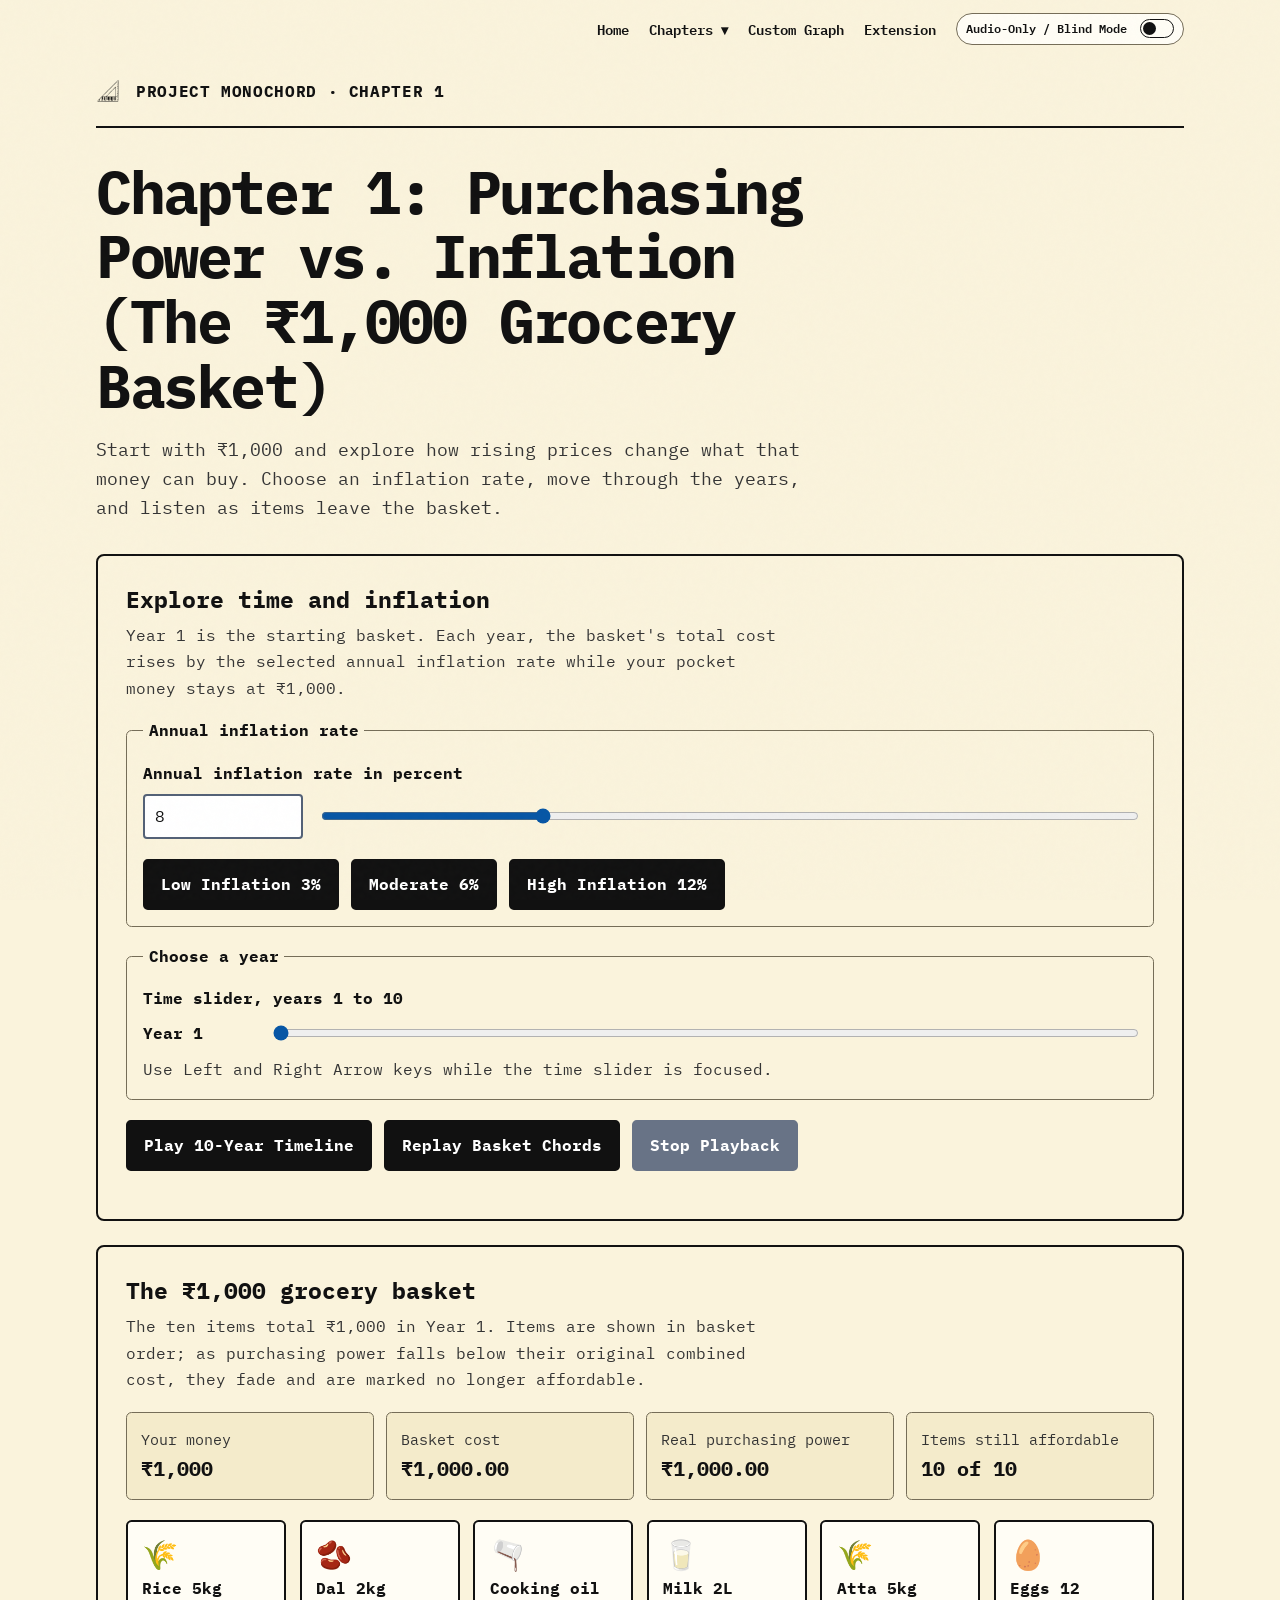
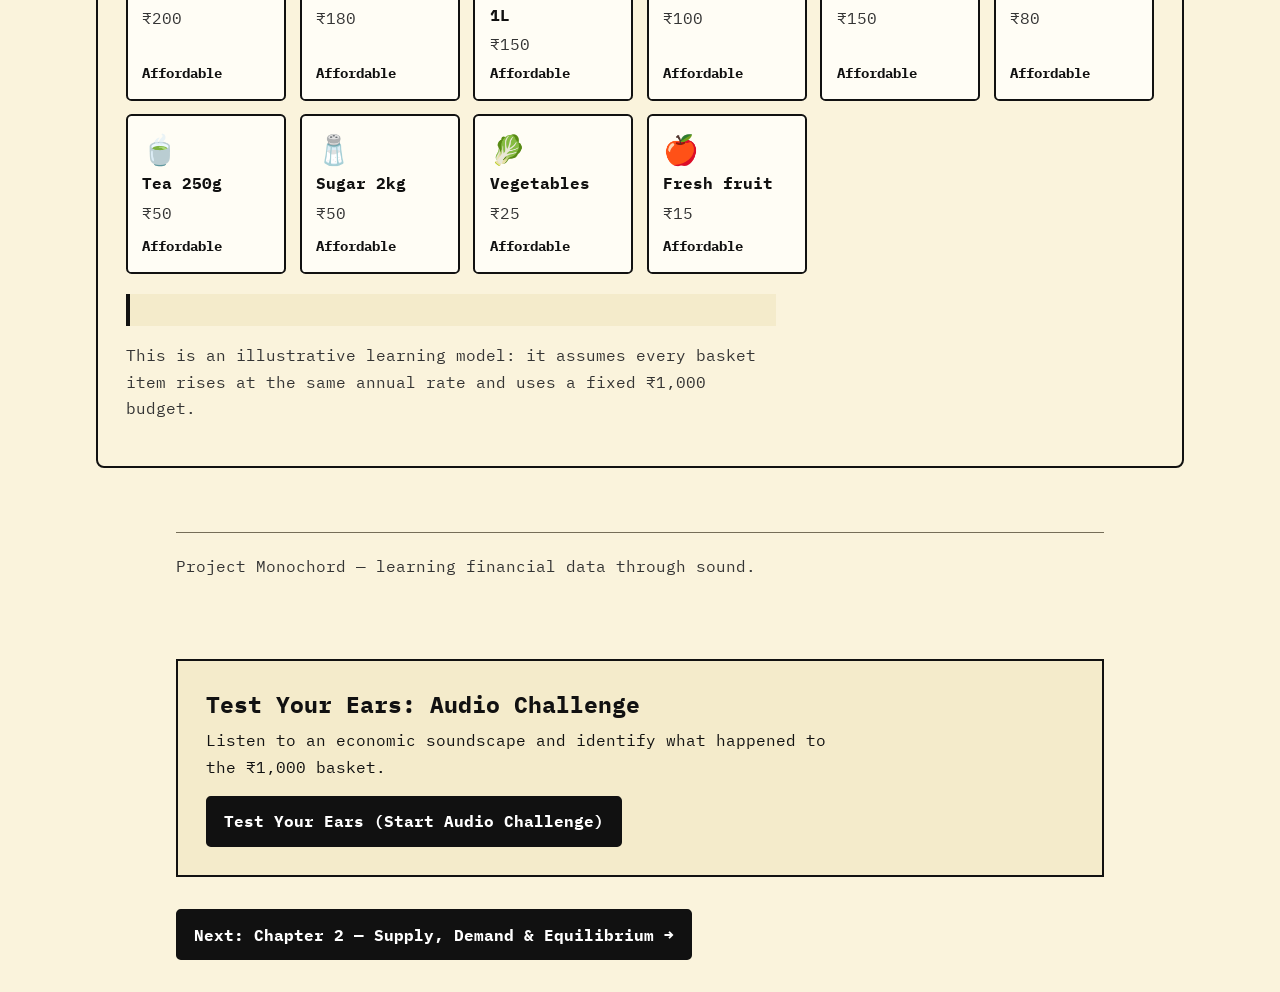
<file: chapter1.html>
<!doctype html>
<html lang="en">
  <head>
    <meta charset="utf-8">
    <meta name="viewport" content="width=device-width, initial-scale=1">
    <meta name="theme-color" content="#FAF3DC">
    <link rel="icon" type="image/jpeg" href="./logo.jpeg">
    <title>Chapter 1: Purchasing Power vs. Inflation | Project Monochord</title>
    <link rel="preconnect" href="https://fonts.googleapis.com">
    <link rel="preconnect" href="https://fonts.gstatic.com" crossorigin>
    <link
      href="https://fonts.googleapis.com/css2?family=IBM+Plex+Mono:wght@400;500;600;700&display=swap"
      rel="stylesheet"
    >
    <link rel="stylesheet" href="style.css">
  </head>
  <body class="chapter-page">
    <a class="skip-link" href="#main-content">Skip to lesson</a>

    <nav id="site-navigation" class="site-nav" aria-label="Main navigation">
      <ul class="site-nav-links">
        <li><a href="index.html">Home</a></li>
        <li>
          <details>
            <summary>Chapters ▾</summary>
            <ul>
              <li><a href="chapter1.html" aria-current="page">Chapter 1: Inflation</a></li>
              <li><a href="chapter2.html">Chapter 2: Supply &amp; Demand</a></li>
              <li><a href="chapter3.html">Chapter 3: Currency</a></li>
            </ul>
          </details>
        </li>
        <li><a href="studio.html">Custom Graph</a></li>
        <li><a href="extension.html">Extension</a></li>
      </ul>
      <div class="site-nav-switch">
        <button
          id="audio-mode-toggle"
          class="audio-mode-toggle"
          type="button"
          role="switch"
          aria-checked="false"
          aria-label="Audio-Only / Blind Mode"
        >
          <span>Audio-Only / Blind Mode</span>
          <span class="switch-track" aria-hidden="true"><span class="switch-thumb"></span></span>
        </button>
        <p id="audio-mode-status" class="audio-mode-status" role="status" aria-live="polite"></p>
      </div>
    </nav>

    <header class="site-header">
      <img class="header-logo" src="./logo.jpeg" alt="" width="28" height="28">
      <p class="wordmark">PROJECT MONOCHORD · CHAPTER 1</p>
    </header>

    <main id="main-content" tabindex="-1">
      <section aria-labelledby="page-title">
        <h1 id="page-title">Chapter 1: Purchasing Power vs. Inflation (The ₹1,000 Grocery Basket)</h1>
        <p class="intro">
          Start with ₹1,000 and explore how rising prices change what that
          money can buy. Choose an inflation rate, move through the years,
          and listen as items leave the basket.
        </p>
      </section>

      <section class="panel" aria-labelledby="controls-title">
        <h2 id="controls-title">Explore time and inflation</h2>
        <p class="help-text">
          Year 1 is the starting basket. Each year, the basket's total cost
          rises by the selected annual inflation rate while your pocket money
          stays at ₹1,000.
        </p>

        <fieldset class="variable-controls">
          <legend>Annual inflation rate</legend>
          <label for="inflation-number">Annual inflation rate in percent</label>
          <div class="paired-control">
            <input
              id="inflation-number"
              type="number"
              min="0"
              max="30"
              step="0.1"
              value="8"
              inputmode="decimal"
            >
            <input
              id="inflation-range"
              type="range"
              min="0"
              max="30"
              step="0.1"
              value="8"
              aria-label="Annual inflation rate slider, percent"
            >
          </div>
          <div class="controls inflation-presets" role="group" aria-label="Inflation rate presets">
            <button type="button" data-rate="3">Low Inflation 3%</button>
            <button type="button" data-rate="6">Moderate 6%</button>
            <button type="button" data-rate="12">High Inflation 12%</button>
          </div>
        </fieldset>

        <fieldset class="variable-controls">
          <legend>Choose a year</legend>
          <label for="year-slider">Time slider, years 1 to 10</label>
          <div class="paired-control year-control">
            <output id="year-output" for="year-slider">Year 1</output>
            <input
              id="year-slider"
              type="range"
              min="1"
              max="10"
              step="1"
              value="1"
              aria-describedby="year-help"
            >
          </div>
          <p id="year-help" class="help-text">
            Use Left and Right Arrow keys while the time slider is focused.
          </p>
        </fieldset>

        <div class="controls" role="group" aria-label="Basket sound controls">
          <button id="play-timeline" type="button">Play 10-Year Timeline</button>
          <button id="replay-melody" type="button">Replay Basket Chords</button>
          <button id="stop-playback" type="button" disabled>Stop Playback</button>
        </div>
      </section>

      <section class="panel" aria-labelledby="basket-title">
        <h2 id="basket-title">The ₹1,000 grocery basket</h2>
        <p id="basket-instructions" class="help-text">
          The ten items total ₹1,000 in Year 1. Items are shown in basket
          order; as purchasing power falls below their original combined
          cost, they fade and are marked no longer affordable.
        </p>

        <div class="basket-summary" aria-label="Basket values">
          <p><span>Your money</span><strong>₹1,000</strong></p>
          <p><span>Basket cost</span><strong id="basket-cost"></strong></p>
          <p><span>Real purchasing power</span><strong id="purchasing-power"></strong></p>
          <p><span>Items still affordable</span><strong id="item-count"></strong></p>
        </div>

        <ul id="basket-items" class="grocery-grid" aria-label="Grocery items in the Year 1 basket">
          <li class="grocery-card" data-item="Rice 5kg" data-price="200">
            <span class="grocery-icon" aria-hidden="true">🌾</span>
            <span class="grocery-name">Rice 5kg</span>
            <span class="grocery-price">₹200</span>
            <span class="grocery-state">Affordable</span>
          </li>
          <li class="grocery-card" data-item="Dal 2kg" data-price="180">
            <span class="grocery-icon" aria-hidden="true">🫘</span>
            <span class="grocery-name">Dal 2kg</span>
            <span class="grocery-price">₹180</span>
            <span class="grocery-state">Affordable</span>
          </li>
          <li class="grocery-card" data-item="Cooking oil 1L" data-price="150">
            <span class="grocery-icon" aria-hidden="true">🫗</span>
            <span class="grocery-name">Cooking oil 1L</span>
            <span class="grocery-price">₹150</span>
            <span class="grocery-state">Affordable</span>
          </li>
          <li class="grocery-card" data-item="Milk 2L" data-price="100">
            <span class="grocery-icon" aria-hidden="true">🥛</span>
            <span class="grocery-name">Milk 2L</span>
            <span class="grocery-price">₹100</span>
            <span class="grocery-state">Affordable</span>
          </li>
          <li class="grocery-card" data-item="Atta 5kg" data-price="150">
            <span class="grocery-icon" aria-hidden="true">🌾</span>
            <span class="grocery-name">Atta 5kg</span>
            <span class="grocery-price">₹150</span>
            <span class="grocery-state">Affordable</span>
          </li>
          <li class="grocery-card" data-item="Eggs 12" data-price="80">
            <span class="grocery-icon" aria-hidden="true">🥚</span>
            <span class="grocery-name">Eggs 12</span>
            <span class="grocery-price">₹80</span>
            <span class="grocery-state">Affordable</span>
          </li>
          <li class="grocery-card" data-item="Tea 250g" data-price="50">
            <span class="grocery-icon" aria-hidden="true">🍵</span>
            <span class="grocery-name">Tea 250g</span>
            <span class="grocery-price">₹50</span>
            <span class="grocery-state">Affordable</span>
          </li>
          <li class="grocery-card" data-item="Sugar 2kg" data-price="50">
            <span class="grocery-icon" aria-hidden="true">🧂</span>
            <span class="grocery-name">Sugar 2kg</span>
            <span class="grocery-price">₹50</span>
            <span class="grocery-state">Affordable</span>
          </li>
          <li class="grocery-card" data-item="Vegetables" data-price="25">
            <span class="grocery-icon" aria-hidden="true">🥬</span>
            <span class="grocery-name">Vegetables</span>
            <span class="grocery-price">₹25</span>
            <span class="grocery-state">Affordable</span>
          </li>
          <li class="grocery-card" data-item="Fresh fruit" data-price="15">
            <span class="grocery-icon" aria-hidden="true">🍎</span>
            <span class="grocery-name">Fresh fruit</span>
            <span class="grocery-price">₹15</span>
            <span class="grocery-state">Affordable</span>
          </li>
        </ul>

        <p id="basket-announcement" class="status basket-announcement" role="status" aria-live="polite" aria-atomic="true"></p>
        <p class="help-text">
          This is an illustrative learning model: it assumes every basket
          item rises at the same annual rate and uses a fixed ₹1,000 budget.
        </p>
      </section>
    </main>

    <footer class="site-footer">
      <p>Project Monochord — learning financial data through sound.</p>
    </footer>

    <section class="ears-challenge" id="audio-challenge" data-challenge="inflation" aria-labelledby="challenge-title">
      <h2 id="challenge-title">Test Your Ears: Audio Challenge</h2>
      <p>Listen to an economic soundscape and identify what happened to the ₹1,000 basket.</p>
      <button id="challenge-start" type="button">Test Your Ears (Start Audio Challenge)</button>
      <div id="challenge-panel" hidden>
        <h3 id="challenge-question" class="challenge-prompt" tabindex="-1">What happened to the ₹1,000 basket?</h3>
        <p id="challenge-audio-status" class="status" role="status" aria-live="polite">Listen to the full 3-second soundscape before choosing.</p>
        <div id="challenge-answers" class="challenge-answers" role="group" aria-label="Answer choices"></div>
        <div class="controls">
          <button id="challenge-replay" type="button">Replay Soundscape</button>
          <button id="challenge-another" type="button" hidden>Try Another Soundscape</button>
          <button id="challenge-exit" type="button">Exit Challenge &amp; Show Visuals</button>
        </div>
        <p id="challenge-feedback" class="challenge-feedback" role="status" aria-live="assertive" aria-atomic="true" hidden></p>
        <p id="challenge-score" class="challenge-score" aria-live="polite">Score: 0 correct out of 0 answered.</p>
      </div>
    </section>

    <nav class="lesson-navigation" aria-label="Chapter navigation">
      <a class="navigation-button" href="chapter2.html">Next: Chapter 2 — Supply, Demand &amp; Equilibrium →</a>
    </nav>

    <script>
      (() => {
        "use strict";

        const BASE_BUDGET = 1000;
        const MIN_RATE = 0;
        const MAX_RATE = 30;
        const MAX_YEARS = 10;
        const YEAR_CHORDS = [
          [[261.63, 329.63, 392], [196, 246.94, 293.66], [174.61, 220, 261.63]],
          [[246.94, 293.66, 369.99]],
          [[220, 261.63, 329.63]],
          [[196, 233.08, 293.66]],
          [[174.61, 207.65, 261.63]],
          [[164.81, 196, 246.94]],
          [[146.83, 174.61, 220]],
          [[130.81, 155.56, 196]],
          [[116.54, 138.59, 164.81]],
          [[98, 116.54]]
        ];
        const items = [...document.querySelectorAll(".grocery-card")].map((card) => ({
          card,
          name: card.dataset.item,
          price: Number(card.dataset.price),
          state: card.querySelector(".grocery-state")
        }));
        const inflationNumber = document.querySelector("#inflation-number");
        const inflationRange = document.querySelector("#inflation-range");
        const yearSlider = document.querySelector("#year-slider");
        const yearOutput = document.querySelector("#year-output");
        const basketCost = document.querySelector("#basket-cost");
        const purchasingPower = document.querySelector("#purchasing-power");
        const itemCount = document.querySelector("#item-count");
        const announcement = document.querySelector("#basket-announcement");
        const playTimelineButton = document.querySelector("#play-timeline");
        const replayButton = document.querySelector("#replay-melody");
        const stopButton = document.querySelector("#stop-playback");

        let selectedYear = 1;
        let previousAffordable = new Set(items.map((item) => item.name));
        let audioContext;
        let oscillators = [];
        let playbackToken = 0;

        const formatRupees = (value) => `₹${value.toLocaleString("en-IN", {
          minimumFractionDigits: 2,
          maximumFractionDigits: 2
        })}`;
        const inflationRate = () => Number(inflationNumber.value) / 100;

        function basketState(year) {
          const rate = inflationRate();
          const inflationMultiplier = Math.pow(1 + rate, year - 1);
          const cost = BASE_BUDGET * inflationMultiplier;
          const realPower = BASE_BUDGET / inflationMultiplier;
          let cumulativeCost = 0;
          const affordable = new Set();
          for (const item of items) {
            cumulativeCost += item.price;
            if (cumulativeCost <= realPower + 1e-8) affordable.add(item.name);
          }
          return { cost, realPower, affordable };
        }

        function updateBasket(announce = true) {
          const { cost, realPower, affordable } = basketState(selectedYear);
          const disappeared = items
            .filter((item) => previousAffordable.has(item.name) && !affordable.has(item.name))
            .map((item) => item.name);

          yearOutput.value = `Year ${selectedYear}`;
          yearOutput.textContent = `Year ${selectedYear}`;
          basketCost.textContent = formatRupees(cost);
          purchasingPower.textContent = formatRupees(realPower);
          itemCount.textContent = `${affordable.size} of ${items.length}`;

          items.forEach((item) => {
            const isAffordable = affordable.has(item.name);
            item.card.classList.toggle("is-unaffordable", !isAffordable);
            item.card.setAttribute(
              "aria-label",
              `${item.name}, Year 1 price ${formatRupees(item.price)}. ${isAffordable ? "Affordable" : "No longer affordable"} at Year ${selectedYear}.`
            );
            item.state.textContent = isAffordable ? "Affordable" : "No longer affordable";
          });

          if (announce) {
            const rateText = `${(inflationRate() * 100).toFixed(1)} percent`;
            const disappearanceText = disappeared.length
              ? ` Items just disappeared from the basket: ${disappeared.join(", ")}.`
              : " No item disappeared from the basket in this step.";
            announcement.textContent =
              `Year ${selectedYear}. Annual inflation rate ${rateText}. Real purchasing power ${formatRupees(realPower)}. ${affordable.size} of 10 items remain affordable.${disappearanceText}`;
          }
          previousAffordable = affordable;
        }

        function stopSounds() {
          const now = audioContext?.currentTime ?? 0;
          for (const voice of oscillators) {
            voice.envelope.gain.cancelScheduledValues(now);
            voice.envelope.gain.setValueAtTime(voice.envelope.gain.value, now);
            voice.envelope.gain.linearRampToValueAtTime(0, now + 0.07);
            try {
              voice.oscillator.stop(now + 0.085);
            } catch (error) {
              if (error.name !== "InvalidStateError") throw error;
            }
          }
          oscillators = [];
        }

        function stopPlayback(message = "Playback stopped.") {
          playbackToken += 1;
          stopSounds();
          playTimelineButton.disabled = false;
          playTimelineButton.textContent = "Play 10-Year Timeline";
          replayButton.disabled = false;
          stopButton.disabled = true;
          if (message) announcement.textContent = message;
        }

        function playChord(frequencies, duration, token) {
          if (token !== playbackToken) return Promise.resolve();
          const start = audioContext.currentTime + 0.015;
          let voicesRemaining = frequencies.length * 2;
          return new Promise((resolve) => {
            const onVoiceEnded = (voice) => {
              oscillators = oscillators.filter((active) => active !== voice);
              voicesRemaining -= 1;
              if (voicesRemaining === 0) resolve();
            };

            frequencies.forEach((frequency) => {
              for (const [waveform, volume] of [["triangle", 0.026], ["sine", 0.018]]) {
                const oscillator = audioContext.createOscillator();
                const envelope = audioContext.createGain();
                const voice = { oscillator, envelope };
                oscillator.type = waveform;
                oscillator.frequency.setValueAtTime(frequency, start);
                envelope.gain.setValueAtTime(0, start);
                envelope.gain.linearRampToValueAtTime(volume, start + 0.07);
                envelope.gain.setValueAtTime(volume, start + duration - 0.14);
                envelope.gain.exponentialRampToValueAtTime(0.0001, start + duration);
                oscillator.connect(envelope);
                envelope.connect(audioContext.destination);
                oscillator.addEventListener("ended", () => onVoiceEnded(voice), { once: true });
                oscillator.start(start);
                oscillator.stop(start + duration + 0.015);
                oscillators.push(voice);
              }
            });
          });
        }

        async function prepareAudio() {
          if (!window.AudioContext) {
            announcement.textContent = "Audio is not supported in this browser. The basket and values remain available.";
            return false;
          }
          try {
            audioContext ??= new AudioContext();
            await audioContext.resume();
            return true;
          } catch (error) {
            announcement.textContent = "Audio could not be started. Check browser audio settings and try again.";
            console.error("Could not start grocery basket audio.", error);
            return false;
          }
        }

        async function playBasketChords(year, token) {
          if (!await prepareAudio() || token !== playbackToken) return;
          stopSounds();
          const chords = YEAR_CHORDS[year - 1];
          const duration = Math.min(0.48 + (year - 1) * 0.065, 1.05);
          const gap = 0.09 + (year - 1) * 0.025;
          for (const [index, frequencies] of chords.entries()) {
            if (token !== playbackToken) return;
            await playChord(frequencies, duration, token);
            if (index < chords.length - 1) {
              await new Promise((resolve) => window.setTimeout(resolve, gap * 1000));
            }
          }
        }

        async function playTimeline() {
          stopPlayback("");
          const token = playbackToken;
          if (!await prepareAudio() || token !== playbackToken) return;
          playTimelineButton.disabled = true;
          playTimelineButton.textContent = "Timeline Playing";
          replayButton.disabled = true;
          stopButton.disabled = false;
          for (let year = 1; year <= MAX_YEARS; year += 1) {
            if (token !== playbackToken) return;
            selectedYear = year;
            yearSlider.value = String(year);
            updateBasket(true);
            await playBasketChords(year, token);
            if (token !== playbackToken) return;
            if (year < MAX_YEARS) {
              await new Promise((resolve) => window.setTimeout(resolve, 200 + year * 65));
            }
          }
          if (token === playbackToken) stopPlayback("10-year timeline complete.");
        }

        function setInflation(value) {
          const parsed = Number(value);
          if (!Number.isFinite(parsed) || parsed < MIN_RATE || parsed > MAX_RATE) return;
          const rate = Math.round(parsed * 10) / 10;
          inflationNumber.value = String(rate);
          inflationRange.value = String(rate);
          stopPlayback("");
          updateBasket(true);
          void playBasketChords(selectedYear, playbackToken);
        }

        inflationNumber.addEventListener("input", () => {
          if (inflationNumber.value !== "") setInflation(inflationNumber.value);
        });
        inflationRange.addEventListener("input", () => setInflation(inflationRange.value));
        inflationNumber.addEventListener("change", () => {
          if (inflationNumber.value === "" || !inflationNumber.validity.valid) {
            inflationNumber.value = inflationRange.value;
          }
        });
        yearSlider.addEventListener("input", () => {
          stopPlayback("");
          selectedYear = Number(yearSlider.value);
          updateBasket(true);
          void playBasketChords(selectedYear, playbackToken);
        });
        document.querySelectorAll("[data-rate]").forEach((button) => {
          button.addEventListener("click", () => setInflation(button.dataset.rate));
        });
        window.addEventListener("monochord:stop-audio", () => stopPlayback(""));
        window.addEventListener("monochord:audio-readout-start", () => {
          stopPlayback("");
          void prepareAudio();
        });
        window.addEventListener("monochord:audio-readout-complete", () => {
          void playBasketChords(selectedYear, playbackToken);
        });
        playTimelineButton.addEventListener("click", () => void playTimeline());
        replayButton.addEventListener("click", async () => {
          stopPlayback("");
          const token = playbackToken;
          stopButton.disabled = false;
          await playBasketChords(selectedYear, token);
          if (token === playbackToken) stopButton.disabled = true;
        });
        stopButton.addEventListener("click", () => stopPlayback());

        updateBasket(false);
      })();
    </script>
    <script src="audio-challenge.js"></script>
    <script src="audio-navigation.js"></script>
  </body>
</html>
</file>
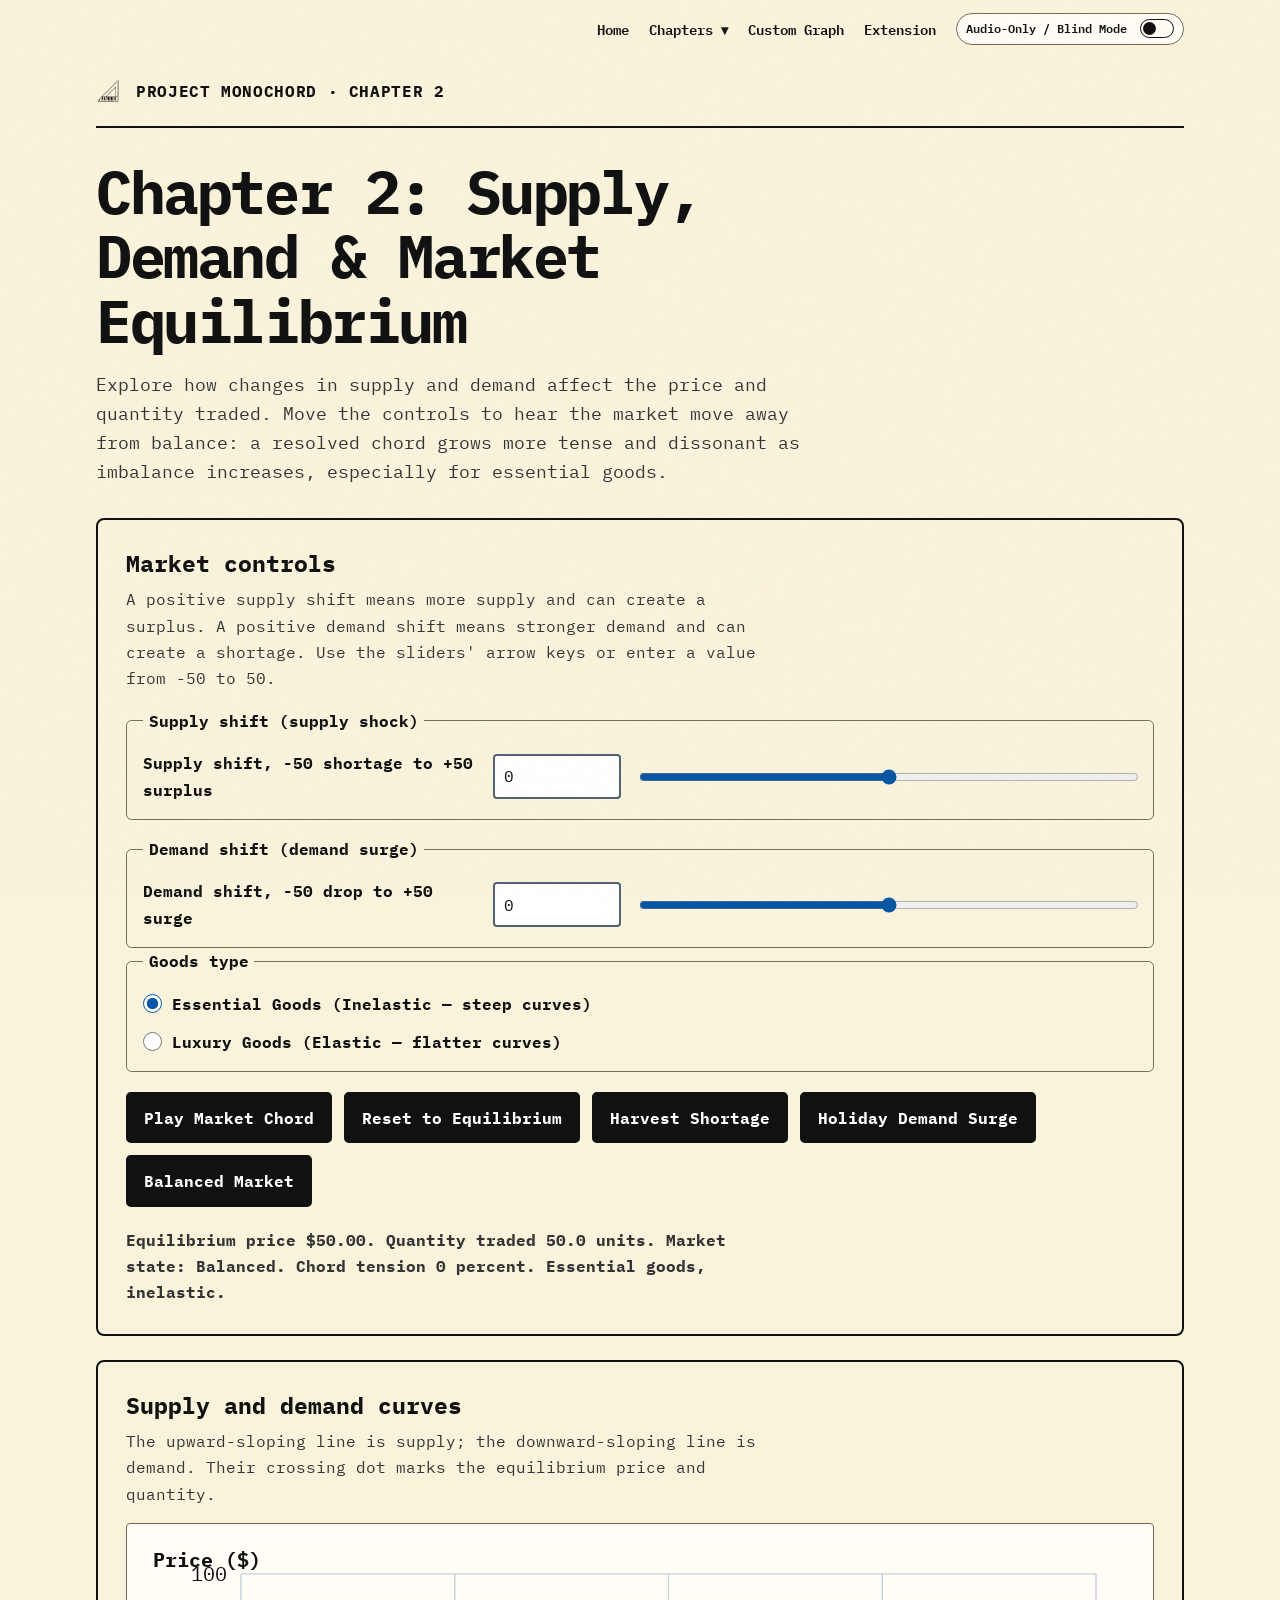
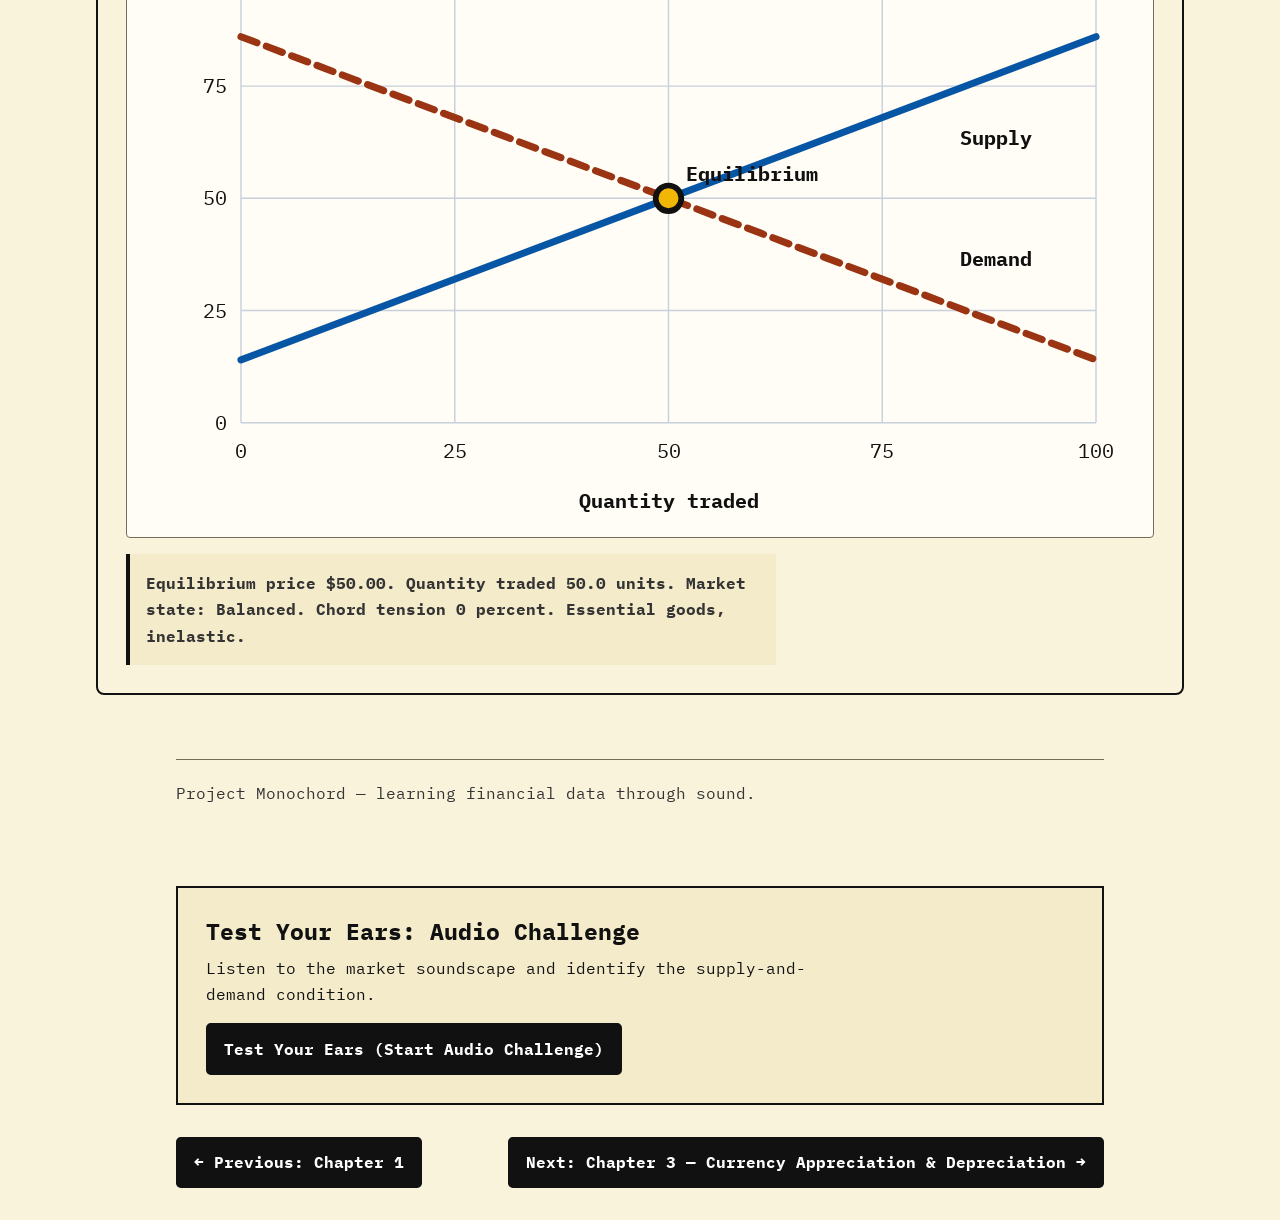
<file: chapter2.html>
<!doctype html>
<html lang="en">
  <head>
    <meta charset="utf-8">
    <meta name="viewport" content="width=device-width, initial-scale=1">
    <meta name="theme-color" content="#FAF3DC">
    <link rel="icon" type="image/jpeg" href="./logo.jpeg">
    <title>Chapter 2: Supply, Demand &amp; Market Equilibrium | Project Monochord</title>
    <link rel="preconnect" href="https://fonts.googleapis.com">
    <link rel="preconnect" href="https://fonts.gstatic.com" crossorigin>
    <link
      href="https://fonts.googleapis.com/css2?family=IBM+Plex+Mono:wght@400;500;600;700&display=swap"
      rel="stylesheet"
    >
    <link rel="stylesheet" href="style.css">
  </head>
  <body class="chapter-page">
    <a class="skip-link" href="#main-content">Skip to lesson</a>

    <nav id="site-navigation" class="site-nav" aria-label="Main navigation">
      <ul class="site-nav-links">
        <li><a href="index.html">Home</a></li>
        <li>
          <details>
            <summary>Chapters ▾</summary>
            <ul>
              <li><a href="chapter1.html">Chapter 1: Inflation</a></li>
              <li><a href="chapter2.html" aria-current="page">Chapter 2: Supply &amp; Demand</a></li>
              <li><a href="chapter3.html">Chapter 3: Currency</a></li>
            </ul>
          </details>
        </li>
        <li><a href="studio.html">Custom Graph</a></li>
        <li><a href="extension.html">Extension</a></li>
      </ul>
      <div class="site-nav-switch">
        <button
          id="audio-mode-toggle"
          class="audio-mode-toggle"
          type="button"
          role="switch"
          aria-checked="false"
          aria-label="Audio-Only / Blind Mode"
        >
          <span>Audio-Only / Blind Mode</span>
          <span class="switch-track" aria-hidden="true"><span class="switch-thumb"></span></span>
        </button>
        <p id="audio-mode-status" class="audio-mode-status" role="status" aria-live="polite"></p>
      </div>
    </nav>

    <header class="site-header">
      <img class="header-logo" src="./logo.jpeg" alt="" width="28" height="28">
      <p class="wordmark">PROJECT MONOCHORD · CHAPTER 2</p>
    </header>

    <main id="main-content" tabindex="-1">
      <section aria-labelledby="page-title">
        <h1 id="page-title">Chapter 2: Supply, Demand &amp; Market Equilibrium</h1>
        <p class="intro">
          Explore how changes in supply and demand affect the price and
          quantity traded. Move the controls to hear the market move away from
          balance: a resolved chord grows more tense and dissonant as imbalance
          increases, especially for essential goods.
        </p>
      </section>

      <section class="panel" aria-labelledby="controls-title">
        <h2 id="controls-title">Market controls</h2>
        <p class="help-text">
          A positive supply shift means more supply and can create a surplus.
          A positive demand shift means stronger demand and can create a
          shortage. Use the sliders' arrow keys or enter a value from -50 to 50.
        </p>

        <fieldset class="market-control">
          <legend>Supply shift (supply shock)</legend>
          <div class="market-paired-control">
            <label for="supply-number">Supply shift, -50 shortage to +50 surplus</label>
            <input id="supply-number" type="number" min="-50" max="50" step="1" value="0">
            <input id="supply-range" type="range" min="-50" max="50" step="1" value="0" aria-label="Supply shift slider, minus 50 to plus 50">
          </div>
        </fieldset>

        <fieldset class="market-control">
          <legend>Demand shift (demand surge)</legend>
          <div class="market-paired-control">
            <label for="demand-number">Demand shift, -50 drop to +50 surge</label>
            <input id="demand-number" type="number" min="-50" max="50" step="1" value="0">
            <input id="demand-range" type="range" min="-50" max="50" step="1" value="0" aria-label="Demand shift slider, minus 50 to plus 50">
          </div>
        </fieldset>

        <fieldset class="mode-options">
          <legend>Goods type</legend>
          <label>
            <input type="radio" name="goods-type" value="essential" checked>
            Essential Goods (Inelastic — steep curves)
          </label>
          <label>
            <input type="radio" name="goods-type" value="luxury">
            Luxury Goods (Elastic — flatter curves)
          </label>
        </fieldset>

        <div class="controls" role="group" aria-label="Market sound and scenario controls">
          <button id="tone-toggle" type="button" aria-pressed="false">Play Market Chord</button>
          <button id="reset-market" type="button">Reset to Equilibrium</button>
          <button id="harvest-preset" type="button">Harvest Shortage</button>
          <button id="holiday-preset" type="button">Holiday Demand Surge</button>
          <button id="balanced-preset" type="button">Balanced Market</button>
        </div>
        <p id="market-status" class="status" role="status" aria-live="polite" aria-atomic="true"></p>
      </section>

      <section class="panel" aria-labelledby="chart-title">
        <h2 id="chart-title">Supply and demand curves</h2>
        <p id="chart-help" class="help-text">
          The upward-sloping line is supply; the downward-sloping line is
          demand. Their crossing dot marks the equilibrium price and quantity.
        </p>
        <div class="market-chart-frame">
          <svg
            id="market-chart"
            class="market-chart"
            viewBox="0 0 720 430"
            role="img"
            aria-labelledby="chart-title"
            aria-describedby="chart-help chart-description"
          >
            <desc id="chart-description">Supply and demand intersect at the balanced market equilibrium.</desc>
            <g id="market-grid" aria-hidden="true"></g>
            <line id="supply-curve" class="supply-curve" x1="0" y1="0" x2="0" y2="0"></line>
            <line id="demand-curve" class="demand-curve" x1="0" y1="0" x2="0" y2="0"></line>
            <circle id="equilibrium-dot" class="equilibrium-dot" cx="0" cy="0" r="9"></circle>
            <g id="market-labels" aria-hidden="true"></g>
          </svg>
        </div>
        <p id="market-readout" class="market-readout"></p>
      </section>
    </main>

    <footer class="site-footer">
      <p>Project Monochord — learning financial data through sound.</p>
    </footer>

    <section class="ears-challenge" id="audio-challenge" data-challenge="market" aria-labelledby="challenge-title">
      <h2 id="challenge-title">Test Your Ears: Audio Challenge</h2>
      <p>Listen to the market soundscape and identify the supply-and-demand condition.</p>
      <button id="challenge-start" type="button">Test Your Ears (Start Audio Challenge)</button>
      <div id="challenge-panel" hidden>
        <h3 id="challenge-question" class="challenge-prompt" tabindex="-1">What market condition did you hear?</h3>
        <p id="challenge-audio-status" class="status" role="status" aria-live="polite">Listen to the full 3-second soundscape before choosing.</p>
        <div id="challenge-answers" class="challenge-answers" role="group" aria-label="Answer choices"></div>
        <div class="controls">
          <button id="challenge-replay" type="button">Replay Soundscape</button>
          <button id="challenge-another" type="button" hidden>Try Another Soundscape</button>
          <button id="challenge-exit" type="button">Exit Challenge &amp; Show Visuals</button>
        </div>
        <p id="challenge-feedback" class="challenge-feedback" role="status" aria-live="assertive" aria-atomic="true" hidden></p>
        <p id="challenge-score" class="challenge-score" aria-live="polite">Score: 0 correct out of 0 answered.</p>
      </div>
    </section>

    <nav class="lesson-navigation" aria-label="Chapter navigation">
      <a class="navigation-button" href="chapter1.html">← Previous: Chapter 1</a>
      <a class="navigation-button" href="chapter3.html">Next: Chapter 3 — Currency Appreciation &amp; Depreciation →</a>
    </nav>

    <script>
      (() => {
        "use strict";

        const BASE_PRICE = 50;
        const BASE_QUANTITY = 50;
        const SHIFT_SCALE = 0.6;
        const ESSENTIAL_SLOPE = 0.72;
        const LUXURY_SLOPE = 0.24;
        const RESOLVED_INTERVALS = [0, 7, 12, 16, 19, 24, 28, 31];
        const DISSONANT_INTERVALS = [0, 1, 6, 7, 13, 18, 24, 25];
        const supplyNumber = document.querySelector("#supply-number");
        const supplyRange = document.querySelector("#supply-range");
        const demandNumber = document.querySelector("#demand-number");
        const demandRange = document.querySelector("#demand-range");
        const toggleButton = document.querySelector("#tone-toggle");
        const status = document.querySelector("#market-status");
        const readout = document.querySelector("#market-readout");
        const chart = document.querySelector("#market-chart");
        const chartDescription = document.querySelector("#chart-description");
        const supplyCurve = document.querySelector("#supply-curve");
        const demandCurve = document.querySelector("#demand-curve");
        const equilibriumDot = document.querySelector("#equilibrium-dot");
        const grid = document.querySelector("#market-grid");
        const labels = document.querySelector("#market-labels");

        let audioContext;
        let chordVoices = [];
        let isPlaying = false;
        let announcementTimer;

        const goodsType = () => document.querySelector('input[name="goods-type"]:checked').value;
        const slope = () => goodsType() === "essential" ? ESSENTIAL_SLOPE : LUXURY_SLOPE;
        const curveName = () => goodsType() === "essential" ? "Essential goods, inelastic" : "Luxury goods, elastic";
        const formatMoney = (value) => `$${value.toFixed(2)}`;

        function market() {
          const supplyShift = Number(supplyNumber.value);
          const demandShift = Number(demandNumber.value);
          const steepness = slope();
          const equilibriumQuantity = BASE_QUANTITY + ((supplyShift + demandShift) * SHIFT_SCALE) / 2;
          const equilibriumPrice = BASE_PRICE + (steepness * SHIFT_SCALE * (demandShift - supplyShift)) / 2;
          const imbalance = demandShift - supplyShift;
          const state = imbalance > 0 ? "Shortage" : imbalance < 0 ? "Surplus" : "Balanced";
          const intensity = Math.min(
            1,
            (Math.abs(imbalance) / 50) * (goodsType() === "essential" ? 1.65 : 1)
          );
          return {
            supplyShift,
            demandShift,
            equilibriumQuantity,
            equilibriumPrice,
            state,
            intensity,
            slope: steepness
          };
        }

        function updateChart(data) {
          const plot = { left: 80, right: 680, top: 35, bottom: 350 };
          const xAt = (quantity) => plot.left + (quantity / 100) * (plot.right - plot.left);
          const yAt = (price) => plot.bottom - (price / 100) * (plot.bottom - plot.top);
          const supplyStartQ = 50 + data.supplyShift * SHIFT_SCALE;
          const demandStartQ = 50 + data.demandShift * SHIFT_SCALE;
          const supplyStartP = BASE_PRICE + data.slope * (0 - supplyStartQ);
          const supplyEndP = BASE_PRICE + data.slope * (100 - supplyStartQ);
          const demandStartP = BASE_PRICE - data.slope * (0 - demandStartQ);
          const demandEndP = BASE_PRICE - data.slope * (100 - demandStartQ);

          supplyCurve.setAttribute("x1", String(xAt(0)));
          supplyCurve.setAttribute("y1", String(yAt(supplyStartP)));
          supplyCurve.setAttribute("x2", String(xAt(100)));
          supplyCurve.setAttribute("y2", String(yAt(supplyEndP)));
          demandCurve.setAttribute("x1", String(xAt(0)));
          demandCurve.setAttribute("y1", String(yAt(demandStartP)));
          demandCurve.setAttribute("x2", String(xAt(100)));
          demandCurve.setAttribute("y2", String(yAt(demandEndP)));
          equilibriumDot.setAttribute("cx", String(xAt(data.equilibriumQuantity)));
          equilibriumDot.setAttribute("cy", String(yAt(data.equilibriumPrice)));

          const labelValues = [
            { text: "Price ($)", x: 18, y: 30, anchor: "start" },
            { text: "Quantity traded", x: 380, y: 410, anchor: "middle" },
            { text: "Supply", x: 610, y: 155, anchor: "middle" },
            { text: "Demand", x: 610, y: 240, anchor: "middle" },
            { text: "Equilibrium", x: xAt(data.equilibriumQuantity) + 12, y: yAt(data.equilibriumPrice) - 12, anchor: "start" }
          ];
          grid.replaceChildren();
          labels.replaceChildren();
          [0, 25, 50, 75, 100].forEach((value) => {
            grid.append(
              svgElement("line", { x1: plot.left, x2: plot.right, y1: yAt(value), y2: yAt(value), class: "market-grid-line" }),
              svgElement("line", { x1: xAt(value), x2: xAt(value), y1: plot.top, y2: plot.bottom, class: "market-grid-line" })
            );
            const priceLabel = svgElement("text", { x: plot.left - 10, y: yAt(value) + 5, "text-anchor": "end", class: "market-axis-label" });
            priceLabel.textContent = String(value);
            labels.append(priceLabel);
            const quantityLabel = svgElement("text", { x: xAt(value), y: plot.bottom + 25, "text-anchor": "middle", class: "market-axis-label" });
            quantityLabel.textContent = String(value);
            labels.append(quantityLabel);
          });
          labelValues.forEach((value) => {
            const text = svgElement("text", { x: value.x, y: value.y, "text-anchor": value.anchor, class: "market-curve-label" });
            text.textContent = value.text;
            labels.append(text);
          });

          chartDescription.textContent =
            `${curveName()}. Supply and demand intersect at equilibrium price ${formatMoney(data.equilibriumPrice)} and quantity ${data.equilibriumQuantity.toFixed(1)}. Market state: ${data.state}.`;
          chart.setAttribute("aria-label", `Supply and demand chart. ${chartDescription.textContent}`);
        }

        function svgElement(tag, attributes) {
          const element = document.createElementNS("http://www.w3.org/2000/svg", tag);
          for (const [name, value] of Object.entries(attributes)) element.setAttribute(name, String(value));
          return element;
        }

        function announce(data) {
          const text = `Equilibrium price ${formatMoney(data.equilibriumPrice)}. Quantity traded ${data.equilibriumQuantity.toFixed(1)} units. Market state: ${data.state}. Chord tension ${Math.round(data.intensity * 100)} percent. ${curveName()}.`;
          status.textContent = text;
          readout.textContent = text;
        }

        function intervalForVoice(index, intensity) {
          const resolved = RESOLVED_INTERVALS[index];
          const dissonant = DISSONANT_INTERVALS[index];
          return resolved + (dissonant - resolved) * intensity;
        }

        function updateOscillators(data) {
          if (!isPlaying || !audioContext || chordVoices.length === 0) return;
          const root = 130.81 * Math.pow(2, (data.equilibriumPrice - BASE_PRICE) / 60);
          const time = audioContext.currentTime;
          chordVoices.forEach((voice, index) => {
            const interval = intervalForVoice(index, data.intensity);
            const frequency = root * Math.pow(2, interval / 12);
            voice.sine.frequency.setTargetAtTime(frequency, time, 0.08);
            voice.triangle.frequency.setTargetAtTime(frequency, time, 0.08);
            voice.sineGain.gain.setTargetAtTime(0.009 + data.intensity * 0.004, time, 0.1);
            voice.triangleGain.gain.setTargetAtTime(0.004 + data.intensity * 0.008, time, 0.1);
          });
        }

        function refresh() {
          const data = market();
          updateChart(data);
          updateOscillators(data);
          window.clearTimeout(announcementTimer);
          announcementTimer = window.setTimeout(() => announce(data), 80);
        }

        async function startTone() {
          const startingVoices = [];
          try {
            if (!window.AudioContext) {
              status.textContent = "Audio is not supported in this browser.";
              return;
            }
            audioContext ??= new AudioContext();
            await audioContext.resume();
            if (isPlaying) return;
            const data = market();
            const now = audioContext.currentTime;
            const start = now + 0.02;
            const root = 130.81 * Math.pow(2, (data.equilibriumPrice - BASE_PRICE) / 60);
            RESOLVED_INTERVALS.forEach((_, index) => {
              const frequency = root * Math.pow(2, intervalForVoice(index, data.intensity) / 12);
              const sine = audioContext.createOscillator();
              const triangle = audioContext.createOscillator();
              const sineGain = audioContext.createGain();
              const triangleGain = audioContext.createGain();
              sine.type = "sine";
              triangle.type = "triangle";
              sine.frequency.setValueAtTime(frequency, start);
              triangle.frequency.setValueAtTime(frequency, start);
              sineGain.gain.setValueAtTime(0, start);
              triangleGain.gain.setValueAtTime(0, start);
              sineGain.gain.linearRampToValueAtTime(0.009 + data.intensity * 0.004, start + 0.22);
              triangleGain.gain.linearRampToValueAtTime(0.004 + data.intensity * 0.008, start + 0.22);
              sine.connect(sineGain);
              triangle.connect(triangleGain);
              sineGain.connect(audioContext.destination);
              triangleGain.connect(audioContext.destination);
              sine.start(start);
              triangle.start(start);
              startingVoices.push({ sine, triangle, sineGain, triangleGain });
            });
            chordVoices = startingVoices;
            isPlaying = true;
            toggleButton.setAttribute("aria-pressed", "true");
            toggleButton.textContent = "Hold Market Chord";
            announce(data);
          } catch (error) {
            startingVoices.forEach((voice) => {
              for (const oscillator of [voice.sine, voice.triangle]) {
                try {
                  oscillator.stop();
                } catch (stopError) {
                  if (stopError.name !== "InvalidStateError") throw stopError;
                }
              }
            });
            chordVoices = [];
            isPlaying = false;
            toggleButton.setAttribute("aria-pressed", "false");
            toggleButton.textContent = "Play Market Chord";
            status.textContent = "Audio could not be played. Check your browser audio settings and try again.";
            console.error("Could not start the market chord.", error);
          }
        }

        function holdTone() {
          if (audioContext && isPlaying && chordVoices.length) {
            const heldVoices = chordVoices;
            const now = audioContext.currentTime;
            const stopAt = now + 0.2;
            heldVoices.forEach((voice) => {
              for (const gain of [voice.sineGain, voice.triangleGain]) {
                gain.gain.cancelScheduledValues(now);
                gain.gain.setValueAtTime(gain.gain.value, now);
                gain.gain.linearRampToValueAtTime(0, stopAt);
              }
              for (const oscillator of [voice.sine, voice.triangle]) {
                try {
                  oscillator.stop(stopAt + 0.02);
                } catch (stopError) {
                  if (stopError.name !== "InvalidStateError") throw stopError;
                }
              }
            });
            chordVoices = [];
          }
          isPlaying = false;
          toggleButton.setAttribute("aria-pressed", "false");
          toggleButton.textContent = "Play Market Chord";
        }

        async function playMarketReadoutChord() {
          try {
            if (!window.AudioContext) {
              status.textContent = "Audio is not supported in this browser.";
              return;
            }
            audioContext ??= new AudioContext();
            await audioContext.resume();
            const data = market();
            const root = 130.81 * Math.pow(2, (data.equilibriumPrice - BASE_PRICE) / 60);
            const start = audioContext.currentTime + 0.02;
            const duration = 1.25;
            RESOLVED_INTERVALS.forEach((_, index) => {
              const frequency = root * Math.pow(2, intervalForVoice(index, data.intensity) / 12);
              for (const [waveform, volume] of [["sine", 0.012], ["triangle", 0.009]]) {
                const oscillator = audioContext.createOscillator();
                const gain = audioContext.createGain();
                oscillator.type = waveform;
                oscillator.frequency.setValueAtTime(frequency, start);
                gain.gain.setValueAtTime(0, start);
                gain.gain.linearRampToValueAtTime(volume, start + 0.12);
                gain.gain.setValueAtTime(volume, start + duration - 0.16);
                gain.gain.linearRampToValueAtTime(0.0001, start + duration);
                oscillator.connect(gain);
                gain.connect(audioContext.destination);
                oscillator.start(start);
                oscillator.stop(start + duration + 0.02);
              }
            });
          } catch (error) {
            status.textContent = "The market chord could not be played. Check browser audio settings and try again.";
            console.error("Could not play the spoken market readout chord.", error);
          }
        }

        function setShift(numberInput, rangeInput, rawValue) {
          if (rawValue === "") return;
          const value = Number(rawValue);
          if (!Number.isFinite(value) || value < -50 || value > 50) return;
          const integerValue = Math.round(value);
          numberInput.value = String(integerValue);
          rangeInput.value = String(integerValue);
          refresh();
        }

        function bindShift(numberInput, rangeInput) {
          numberInput.addEventListener("input", () => setShift(numberInput, rangeInput, numberInput.value));
          rangeInput.addEventListener("input", () => setShift(numberInput, rangeInput, rangeInput.value));
          numberInput.addEventListener("change", () => {
            if (!numberInput.validity.valid || numberInput.value === "") {
              numberInput.value = rangeInput.value;
            }
          });
        }

        bindShift(supplyNumber, supplyRange);
        bindShift(demandNumber, demandRange);

        document.querySelectorAll('input[name="goods-type"]').forEach((radio) => {
          radio.addEventListener("change", () => refresh());
        });

        window.addEventListener("monochord:stop-audio", () => holdTone());
        window.addEventListener("monochord:audio-readout-start", () => {
          holdTone();
          try {
            if (!window.AudioContext) return;
            audioContext ??= new AudioContext();
            void audioContext.resume();
          } catch (error) {
            status.textContent = "Audio could not be prepared for the spoken market readout.";
            console.error("Could not prepare market audio for speech.", error);
          }
        });
        window.addEventListener("monochord:audio-readout-complete", () => {
          void playMarketReadoutChord();
        });
        toggleButton.addEventListener("click", () => {
          if (isPlaying) holdTone();
          else void startTone();
        });

        function setScenario(supply, demand) {
          supplyNumber.value = String(supply);
          supplyRange.value = String(supply);
          demandNumber.value = String(demand);
          demandRange.value = String(demand);
          refresh();
        }

        document.querySelector("#harvest-preset").addEventListener("click", () => setScenario(-28, 0));
        document.querySelector("#holiday-preset").addEventListener("click", () => setScenario(0, 30));
        document.querySelector("#balanced-preset").addEventListener("click", () => setScenario(0, 0));
        document.querySelector("#reset-market").addEventListener("click", () => {
          holdTone();
          document.querySelector('input[name="goods-type"][value="essential"]').checked = true;
          setScenario(0, 0);
        });

        grid.setAttribute("aria-hidden", "true");
        refresh();
      })();
    </script>
    <script src="audio-challenge.js"></script>
    <script src="audio-navigation.js"></script>
  </body>
</html>
</file>
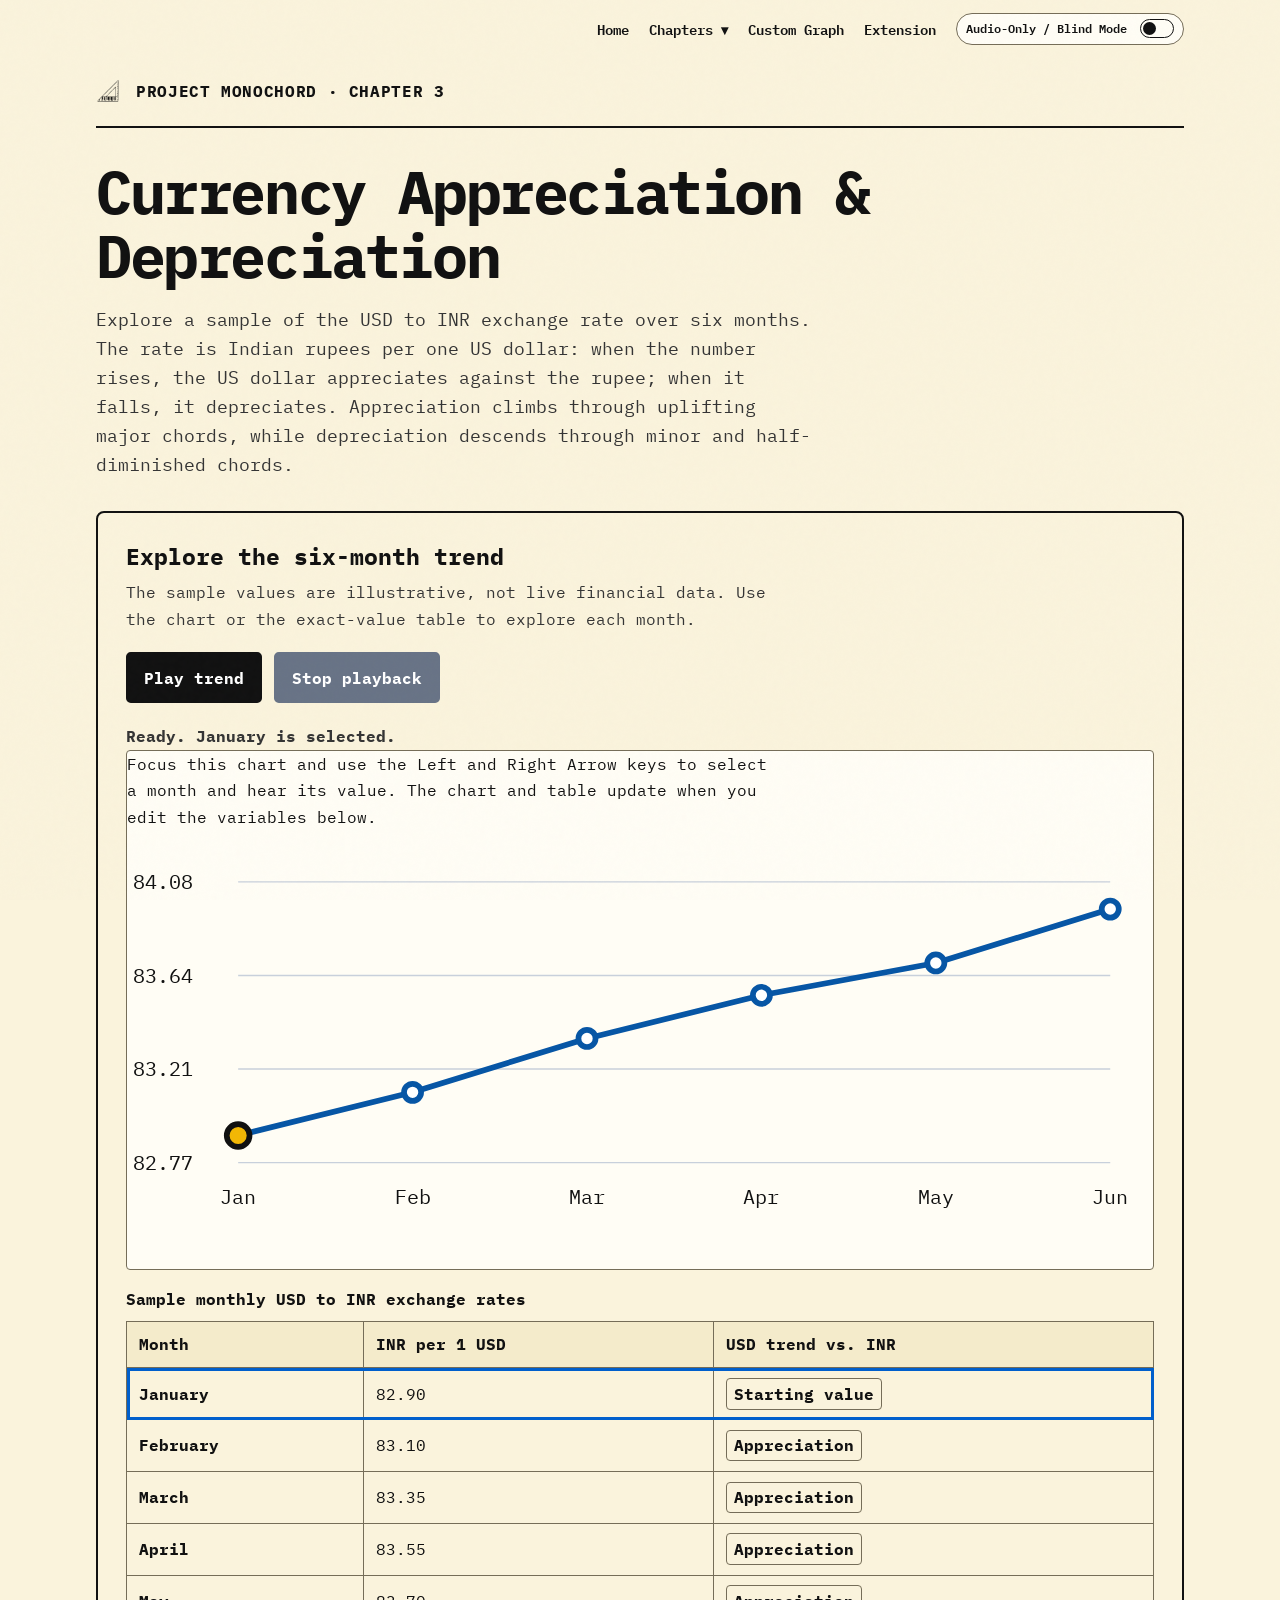
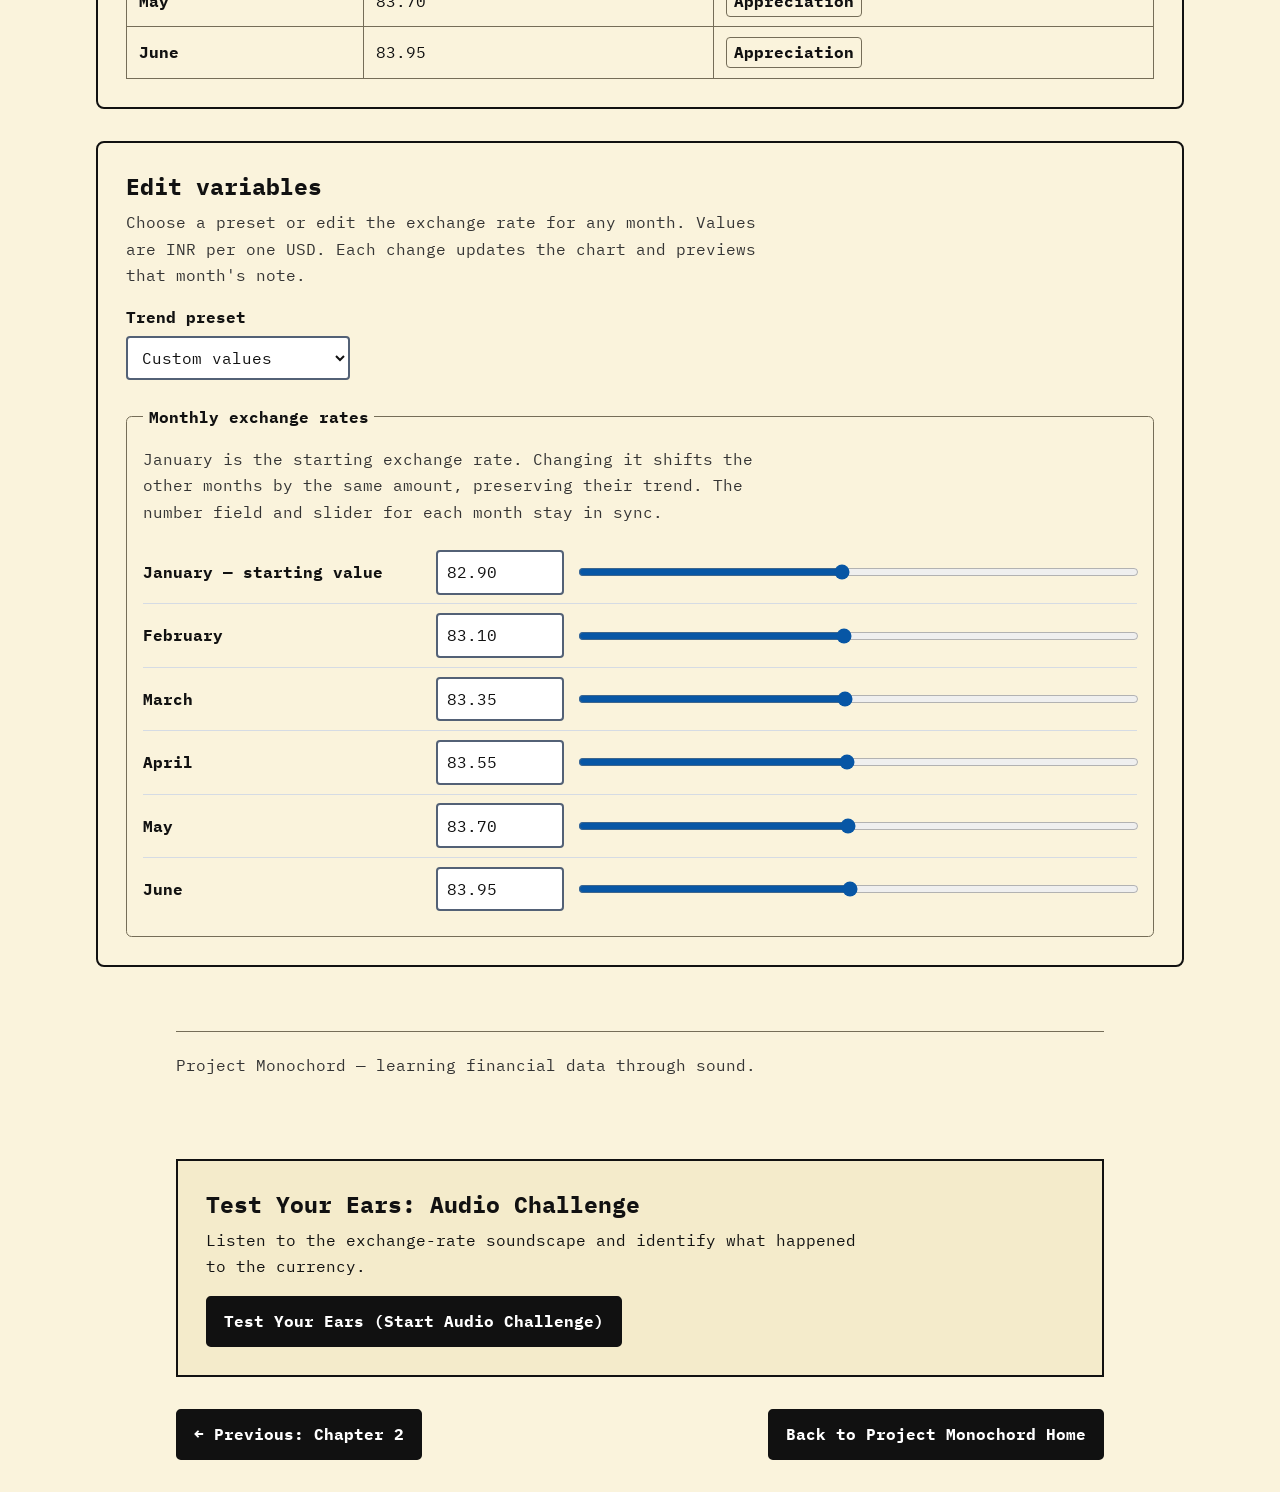
<file: chapter3.html>
<!doctype html>
<html lang="en">
  <head>
    <meta charset="utf-8">
    <meta name="viewport" content="width=device-width, initial-scale=1">
    <meta name="theme-color" content="#FAF3DC">
    <link rel="icon" type="image/jpeg" href="./logo.jpeg">
    <title>Chapter 3 | Currency Appreciation &amp; Depreciation</title>
    <link rel="preconnect" href="https://fonts.googleapis.com">
    <link rel="preconnect" href="https://fonts.gstatic.com" crossorigin>
    <link
      href="https://fonts.googleapis.com/css2?family=IBM+Plex+Mono:wght@400;500;600;700&display=swap"
      rel="stylesheet"
    >
    <link rel="stylesheet" href="style.css">
  </head>
  <body class="chapter-page">
    <a class="skip-link" href="#main-content">Skip to the tool</a>

    <nav id="site-navigation" class="site-nav" aria-label="Main navigation">
      <ul class="site-nav-links">
        <li><a href="index.html">Home</a></li>
        <li>
          <details>
            <summary>Chapters ▾</summary>
            <ul>
              <li><a href="chapter1.html">Chapter 1: Inflation</a></li>
              <li><a href="chapter2.html">Chapter 2: Supply &amp; Demand</a></li>
              <li><a href="chapter3.html" aria-current="page">Chapter 3: Currency</a></li>
            </ul>
          </details>
        </li>
        <li><a href="studio.html">Custom Graph</a></li>
        <li><a href="extension.html">Extension</a></li>
      </ul>
      <div class="site-nav-switch">
        <button
          id="audio-mode-toggle"
          class="audio-mode-toggle"
          type="button"
          role="switch"
          aria-checked="false"
          aria-label="Audio-Only / Blind Mode"
        >
          <span>Audio-Only / Blind Mode</span>
          <span class="switch-track" aria-hidden="true"><span class="switch-thumb"></span></span>
        </button>
        <p id="audio-mode-status" class="audio-mode-status" role="status" aria-live="polite"></p>
      </div>
    </nav>

    <header class="site-header">
      <img class="header-logo" src="./logo.jpeg" alt="" width="28" height="28">
      <p class="wordmark">PROJECT MONOCHORD · CHAPTER 3</p>
    </header>

    <main id="main-content" tabindex="-1">
      <section aria-labelledby="page-title">
        <h1 id="page-title">Currency Appreciation &amp; Depreciation</h1>
        <p class="intro">
          Explore a sample of the USD to INR exchange rate over six months.
          The rate is Indian rupees per one US dollar: when the number rises,
          the US dollar appreciates against the rupee; when it falls, it
          depreciates. Appreciation climbs through uplifting major chords,
          while depreciation descends through minor and half-diminished chords.
        </p>
      </section>

      <section class="panel" aria-labelledby="explore-title">
        <h2 id="explore-title">Explore the six-month trend</h2>
        <p>
          The sample values are illustrative, not live financial data. Use the
          chart or the exact-value table to explore each month.
        </p>

        <div class="controls" role="group" aria-label="Trend playback">
          <button id="play-trend" type="button">Play trend</button>
          <button id="stop-trend" type="button" disabled>Stop playback</button>
        </div>
        <p id="playback-status" class="status" role="status" aria-live="polite">
          Ready. January is selected.
        </p>

        <div
          id="trend-chart"
          class="chart-frame"
          role="group"
          tabindex="0"
          aria-label="Six-month USD to INR exchange-rate line chart"
          aria-describedby="chart-instructions"
        >
          <p id="chart-instructions" class="chart-instructions">
            Focus this chart and use the Left and Right Arrow keys to select a
            month and hear its value. The chart and table update when you edit
            the variables below.
          </p>
          <svg
            id="chart-svg"
            class="chart"
            viewBox="0 0 720 300"
            role="img"
            aria-label="Line chart of USD to INR exchange rates"
          >
            <title>USD to INR exchange rate over six months</title>
            <desc id="chart-description">
              The line chart displays the exchange rate for each month.
            </desc>
            <g id="chart-grid" aria-hidden="true"></g>
            <polyline id="chart-line" class="chart-line" points=""></polyline>
            <g id="chart-points" aria-hidden="true"></g>
          </svg>
        </div>

        <table class="data-table">
          <caption>Sample monthly USD to INR exchange rates</caption>
          <thead>
            <tr>
              <th scope="col">Month</th>
              <th scope="col">INR per 1 USD</th>
              <th scope="col">USD trend vs. INR</th>
            </tr>
          </thead>
          <tbody id="data-rows"></tbody>
        </table>
      </section>

      <section class="panel edit-section" aria-labelledby="edit-title">
        <h2 id="edit-title">Edit variables</h2>
        <p>
          Choose a preset or edit the exchange rate for any month. Values are
          INR per one USD. Each change updates the chart and previews that
          month's note.
        </p>

        <div class="preset-row">
          <div>
            <label for="preset-select">Trend preset</label>
            <select id="preset-select">
              <option value="custom">Custom values</option>
              <option value="appreciation">Appreciation</option>
              <option value="depreciation">Depreciation</option>
            </select>
          </div>
        </div>

        <fieldset>
          <legend>Monthly exchange rates</legend>
          <p class="help-text">
            January is the starting exchange rate. Changing it shifts the
            other months by the same amount, preserving their trend.
            The number field and slider for each month stay in sync.
          </p>
          <div id="month-controls"></div>
        </fieldset>
      </section>
    </main>

    <footer class="site-footer">
      <p>Project Monochord — learning financial data through sound.</p>
    </footer>

    <section class="ears-challenge" id="audio-challenge" data-challenge="currency" aria-labelledby="challenge-title">
      <h2 id="challenge-title">Test Your Ears: Audio Challenge</h2>
      <p>Listen to the exchange-rate soundscape and identify what happened to the currency.</p>
      <button id="challenge-start" type="button">Test Your Ears (Start Audio Challenge)</button>
      <div id="challenge-panel" hidden>
        <h3 id="challenge-question" class="challenge-prompt" tabindex="-1">What happened to the currency?</h3>
        <p id="challenge-audio-status" class="status" role="status" aria-live="polite">Listen to the full 3-second soundscape before choosing.</p>
        <div id="challenge-answers" class="challenge-answers" role="group" aria-label="Answer choices"></div>
        <div class="controls">
          <button id="challenge-replay" type="button">Replay Soundscape</button>
          <button id="challenge-another" type="button" hidden>Try Another Soundscape</button>
          <button id="challenge-exit" type="button">Exit Challenge &amp; Show Visuals</button>
        </div>
        <p id="challenge-feedback" class="challenge-feedback" role="status" aria-live="assertive" aria-atomic="true" hidden></p>
        <p id="challenge-score" class="challenge-score" aria-live="polite">Score: 0 correct out of 0 answered.</p>
      </div>
    </section>

    <nav class="lesson-navigation" aria-label="Chapter navigation">
      <a class="navigation-button" href="chapter2.html">← Previous: Chapter 2</a>
      <a class="navigation-button" href="index.html">Back to Project Monochord Home</a>
    </nav>

    <script>
      (() => {
        "use strict";

        const MONTHS = ["January", "February", "March", "April", "May", "June"];
        const PRESETS = {
          appreciation: [82.9, 83.1, 83.35, 83.55, 83.7, 83.95],
          depreciation: [83.95, 83.7, 83.5, 83.2, 82.95, 82.7]
        };
        const MIN_RATE = 50;
        const MAX_RATE = 120;
        const NOTE_DURATION = 0.48;
        const NOTE_GAP_MS = 850;
        const APPRECIATION_CHORDS = [
          { name: "C major", notes: [261.63, 329.63, 392] },
          { name: "D minor", notes: [293.66, 349.23, 440] },
          { name: "E minor", notes: [329.63, 392, 493.88] },
          { name: "F major", notes: [349.23, 440, 523.25] },
          { name: "G major", notes: [392, 493.88, 587.33] },
          { name: "A major", notes: [440, 554.37, 659.25] }
        ];
        const DEPRECIATION_CHORDS = [
          { name: "A minor", notes: [220, 261.63, 329.63] },
          { name: "G half-diminished", notes: [196, 233.08, 277.18, 349.23] },
          { name: "F minor", notes: [174.61, 207.65, 261.63] },
          { name: "E half-diminished", notes: [164.81, 196, 246.94, 293.66] },
          { name: "D minor", notes: [146.83, 174.61, 220] },
          { name: "C half-diminished", notes: [130.81, 155.56, 196, 233.08] }
        ];
        const NEUTRAL_CHORD = { name: "C major", notes: [261.63, 329.63, 392] };

        const values = [82.9, 83.1, 83.35, 83.55, 83.7, 83.95];
        const playButton = document.querySelector("#play-trend");
        const stopButton = document.querySelector("#stop-trend");
        const status = document.querySelector("#playback-status");
        const chart = document.querySelector("#trend-chart");
        const chartSvg = document.querySelector("#chart-svg");
        const chartDescription = document.querySelector("#chart-description");
        const chartGrid = document.querySelector("#chart-grid");
        const chartLine = document.querySelector("#chart-line");
        const chartPoints = document.querySelector("#chart-points");
        const dataRows = document.querySelector("#data-rows");
        const monthControls = document.querySelector("#month-controls");
        const presetSelect = document.querySelector("#preset-select");

        let selectedMonth = 0;
        let audioContext;
        let activeOscillators = [];
        let previewTimer;
        let playbackTimer;
        let playbackToken = 0;

        const formatRate = (value) => Number(value).toFixed(2);

        function getTrend(index) {
          if (index === 0) return "Starting value";
          if (values[index] > values[index - 1]) return "Appreciation";
          if (values[index] < values[index - 1]) return "Depreciation";
          return "No change";
        }

        function stopSound() {
          window.clearTimeout(previewTimer);
          previewTimer = undefined;
          const now = audioContext?.currentTime ?? 0;
          for (const voice of activeOscillators) {
            voice.gain.gain.cancelScheduledValues(now);
            voice.gain.gain.setValueAtTime(voice.gain.gain.value, now);
            voice.gain.gain.linearRampToValueAtTime(0, now + 0.09);
            try {
              voice.oscillator.stop(now + 0.11);
            } catch (error) {
              if (error.name !== "InvalidStateError") throw error;
            }
          }
          activeOscillators = [];
        }

        function chordForMonth(index) {
          const direction = index === 0
            ? (values[values.length - 1] < values[0] ? "Depreciation" : "Appreciation")
            : getTrend(index);
          if (direction === "Depreciation") return DEPRECIATION_CHORDS[index];
          if (direction === "Appreciation") return APPRECIATION_CHORDS[index];
          return NEUTRAL_CHORD;
        }

        async function playChord(index, token = playbackToken) {
          if (!window.AudioContext) {
            status.textContent = "Audio is not supported in this browser. The chart and data remain available.";
            return;
          }

          stopSound();
          try {
            audioContext ??= new AudioContext();
            await audioContext.resume();
            if (token !== playbackToken) return;

            const start = audioContext.currentTime + 0.02;
            const chord = chordForMonth(index);
            let voicesRemaining = chord.notes.length * 2;
            await new Promise((resolve) => {
              const onVoiceEnded = (voice) => {
                activeOscillators = activeOscillators.filter((active) => active !== voice);
                voicesRemaining -= 1;
                if (voicesRemaining === 0) resolve();
              };

              chord.notes.forEach((frequency) => {
                for (const [waveform, volume] of [["triangle", 0.032], ["sine", 0.022]]) {
                  const oscillator = audioContext.createOscillator();
                  const gain = audioContext.createGain();
                  const voice = { oscillator, gain };
                  oscillator.type = waveform;
                  oscillator.frequency.setValueAtTime(frequency, start);
                  gain.gain.setValueAtTime(0, start);
                  gain.gain.linearRampToValueAtTime(volume, start + 0.07);
                  gain.gain.setValueAtTime(volume, start + NOTE_DURATION - 0.15);
                  gain.gain.exponentialRampToValueAtTime(0.0001, start + NOTE_DURATION);
                  oscillator.connect(gain);
                  gain.connect(audioContext.destination);
                  oscillator.addEventListener("ended", () => onVoiceEnded(voice), { once: true });
                  oscillator.start(start);
                  oscillator.stop(start + NOTE_DURATION + 0.015);
                  activeOscillators.push(voice);
                }
              });
            });
          } catch (error) {
            status.textContent = "Audio could not be played. Check your browser audio settings and try again.";
            console.error("Could not play the exchange-rate chord.", error);
          }
        }

        function announceMonth(index, prefix = "") {
          const trend = getTrend(index);
          const trendText = index === 0 ? trend : `, ${trend} from the previous month`;
          const chord = chordForMonth(index);
          status.textContent = `${prefix}${MONTHS[index]}: ${formatRate(values[index])} Indian rupees per US dollar${trendText}. ${chord.name} chord.`;
        }

        function updateTable() {
          dataRows.replaceChildren();
          values.forEach((value, index) => {
            const row = document.createElement("tr");
            if (index === selectedMonth) row.setAttribute("aria-current", "true");
            const monthCell = document.createElement("th");
            monthCell.scope = "row";
            monthCell.textContent = MONTHS[index];
            const rateCell = document.createElement("td");
            rateCell.textContent = formatRate(value);
            const trendCell = document.createElement("td");
            const trendLabel = document.createElement("span");
            trendLabel.className = "trend-label";
            trendLabel.textContent = getTrend(index);
            trendCell.append(trendLabel);
            row.append(monthCell, rateCell, trendCell);
            dataRows.append(row);
          });
        }

        function updateChart() {
          const plot = { left: 78, right: 690, top: 28, bottom: 225 };
          const min = Math.min(...values);
          const max = Math.max(...values);
          const range = max - min || 1;
          const paddedMin = min - range * 0.12;
          const paddedMax = max + range * 0.12;
          const yAt = (value) => plot.bottom - ((value - paddedMin) / (paddedMax - paddedMin)) * (plot.bottom - plot.top);
          const xAt = (index) => plot.left + (index * (plot.right - plot.left)) / (MONTHS.length - 1);
          const points = values.map((value, index) => `${xAt(index)},${yAt(value)}`);

          chartLine.setAttribute("points", points.join(" "));
          chartGrid.replaceChildren();
          chartPoints.replaceChildren();

          for (let step = 0; step < 4; step += 1) {
            const value = paddedMin + ((paddedMax - paddedMin) * step) / 3;
            const y = yAt(value);
            const line = document.createElementNS("http://www.w3.org/2000/svg", "line");
            line.setAttribute("x1", String(plot.left));
            line.setAttribute("x2", String(plot.right));
            line.setAttribute("y1", String(y));
            line.setAttribute("y2", String(y));
            line.setAttribute("class", "chart-grid");
            chartGrid.append(line);

            const label = document.createElementNS("http://www.w3.org/2000/svg", "text");
            label.setAttribute("x", "4");
            label.setAttribute("y", String(y + 5));
            label.setAttribute("class", "chart-axis-label");
            label.textContent = formatRate(value);
            chartGrid.append(label);
          }

          values.forEach((value, index) => {
            const x = xAt(index);
            const y = yAt(value);
            const circle = document.createElementNS("http://www.w3.org/2000/svg", "circle");
            circle.setAttribute("cx", String(x));
            circle.setAttribute("cy", String(y));
            circle.setAttribute("r", index === selectedMonth ? "8" : "6");
            circle.setAttribute("class", `chart-point${index === selectedMonth ? " is-selected" : ""}`);
            chartPoints.append(circle);

            const label = document.createElementNS("http://www.w3.org/2000/svg", "text");
            label.setAttribute("x", String(x));
            label.setAttribute("y", "254");
            label.setAttribute("text-anchor", "middle");
            label.setAttribute("class", "chart-month-label");
            label.textContent = MONTHS[index].slice(0, 3);
            chartPoints.append(label);
          });

          chartDescription.textContent = MONTHS.map((month, index) =>
            `${month} ${formatRate(values[index])} rupees per US dollar`
          ).join("; ") + ".";
          chartSvg.setAttribute("aria-label", `USD to INR exchange-rate chart. ${chartDescription.textContent}`);
        }

        function updateControls() {
          values.forEach((value, index) => {
            const numberInput = document.querySelector(`#month-${index}-number`);
            const rangeInput = document.querySelector(`#month-${index}-range`);
            if (document.activeElement !== numberInput) numberInput.value = formatRate(value);
            if (document.activeElement !== rangeInput) rangeInput.value = String(value);
          });
        }

        function refresh(announce = false) {
          updateChart();
          updateTable();
          updateControls();
          if (announce) announceMonth(selectedMonth, "Updated. ");
        }

        function selectMonth(index, shouldPlay = true) {
          stopTrend("");
          selectedMonth = Math.max(0, Math.min(MONTHS.length - 1, index));
          updateChart();
          updateTable();
          announceMonth(selectedMonth);
          if (shouldPlay) void playChord(selectedMonth);
        }

        function stopTrend(message = "Trend playback stopped.") {
          playbackToken += 1;
          window.clearTimeout(playbackTimer);
          playbackTimer = undefined;
          stopSound();
          playButton.disabled = false;
          stopButton.disabled = true;
          if (message) status.textContent = message;
        }

        async function playTrend() {
          stopTrend("");
          const token = playbackToken;
          playButton.disabled = true;
          stopButton.disabled = false;

          for (let index = 0; index < MONTHS.length; index += 1) {
            if (token !== playbackToken) return;
            selectedMonth = index;
            updateChart();
            updateTable();
            announceMonth(index, "Playing trend. ");
            await playChord(index, token);
            if (token !== playbackToken) return;
            await new Promise((resolve) => {
              playbackTimer = window.setTimeout(resolve, NOTE_GAP_MS);
            });
          }

          if (token === playbackToken) {
            stopTrend("Trend playback complete.");
          }
        }

        function setValue(index, rawValue, source) {
          const parsedValue = Number(rawValue);
          if (!Number.isFinite(parsedValue) || parsedValue < MIN_RATE || parsedValue > MAX_RATE) return;
          const value = Math.round(parsedValue * 100) / 100;

          if (index === 0) {
            const shift = value - values[0];
            values.forEach((oldValue, monthIndex) => {
              values[monthIndex] = Math.min(MAX_RATE, Math.max(MIN_RATE, oldValue + shift));
            });
            values[0] = value;
          } else {
            values[index] = value;
          }

          presetSelect.value = "custom";
          stopTrend("");
          refresh();
          status.textContent = `${MONTHS[index]} updated to ${formatRate(values[index])} Indian rupees per US dollar.`;
          window.clearTimeout(previewTimer);
          previewTimer = window.setTimeout(() => {
            void playChord(index);
          }, source === "range" ? 180 : 300);
        }

        function createMonthControls() {
          MONTHS.forEach((month, index) => {
            const row = document.createElement("div");
            row.className = "month-control";

            const label = document.createElement("label");
            label.htmlFor = `month-${index}-number`;
            label.textContent = `${month}${index === 0 ? " — starting value" : ""}`;

            const number = document.createElement("input");
            number.id = `month-${index}-number`;
            number.type = "number";
            number.min = String(MIN_RATE);
            number.max = String(MAX_RATE);
            number.step = "0.01";
            number.value = formatRate(values[index]);
            number.setAttribute("aria-label", `${month} exchange rate, Indian rupees per US dollar`);
            number.addEventListener("input", () => {
              if (number.value !== "") setValue(index, number.value, "number");
            });
            number.addEventListener("change", () => {
              number.value = formatRate(values[index]);
            });

            const range = document.createElement("input");
            range.id = `month-${index}-range`;
            range.type = "range";
            range.min = String(MIN_RATE);
            range.max = String(MAX_RATE);
            range.step = "0.01";
            range.value = String(values[index]);
            range.setAttribute("aria-label", `${month} exchange rate slider, Indian rupees per US dollar`);
            range.addEventListener("input", () => setValue(index, range.value, "range"));

            row.append(label, number, range);
            monthControls.append(row);
          });
        }

        chart.addEventListener("keydown", (event) => {
          if (event.key !== "ArrowLeft" && event.key !== "ArrowRight") return;
          event.preventDefault();
          const delta = event.key === "ArrowRight" ? 1 : -1;
          selectMonth(selectedMonth + delta);
        });

        window.addEventListener("monochord:audio-readout-start", () => {
          stopTrend("");
          try {
            audioContext ??= new AudioContext();
            void audioContext.resume();
          } catch (error) {
            status.textContent = "Audio could not be prepared for the spoken exchange rate.";
            console.error("Could not prepare exchange-rate audio for speech.", error);
          }
        });
        window.addEventListener("monochord:audio-readout-complete", (event) => {
          const match = event.detail.inputId.match(/^month-(\d+)-range$/);
          if (!match) return;
          selectedMonth = Number(match[1]);
          updateChart();
          updateTable();
          announceMonth(selectedMonth);
          void playChord(selectedMonth);
        });

        playButton.addEventListener("click", () => {
          void playTrend();
        });
        window.addEventListener("monochord:stop-audio", () => stopTrend(""));
        stopButton.addEventListener("click", () => stopTrend());

        presetSelect.addEventListener("change", () => {
          if (presetSelect.value === "custom") return;
          values.splice(0, values.length, ...PRESETS[presetSelect.value]);
          selectedMonth = 0;
          stopTrend("");
          refresh();
          announceMonth(selectedMonth, `${presetSelect.options[presetSelect.selectedIndex].text} preset applied. `);
          void playChord(selectedMonth);
        });

        createMonthControls();
        refresh();
      })();
    </script>
    <script src="audio-challenge.js"></script>
    <script src="audio-navigation.js"></script>
  </body>
</html>
</file>
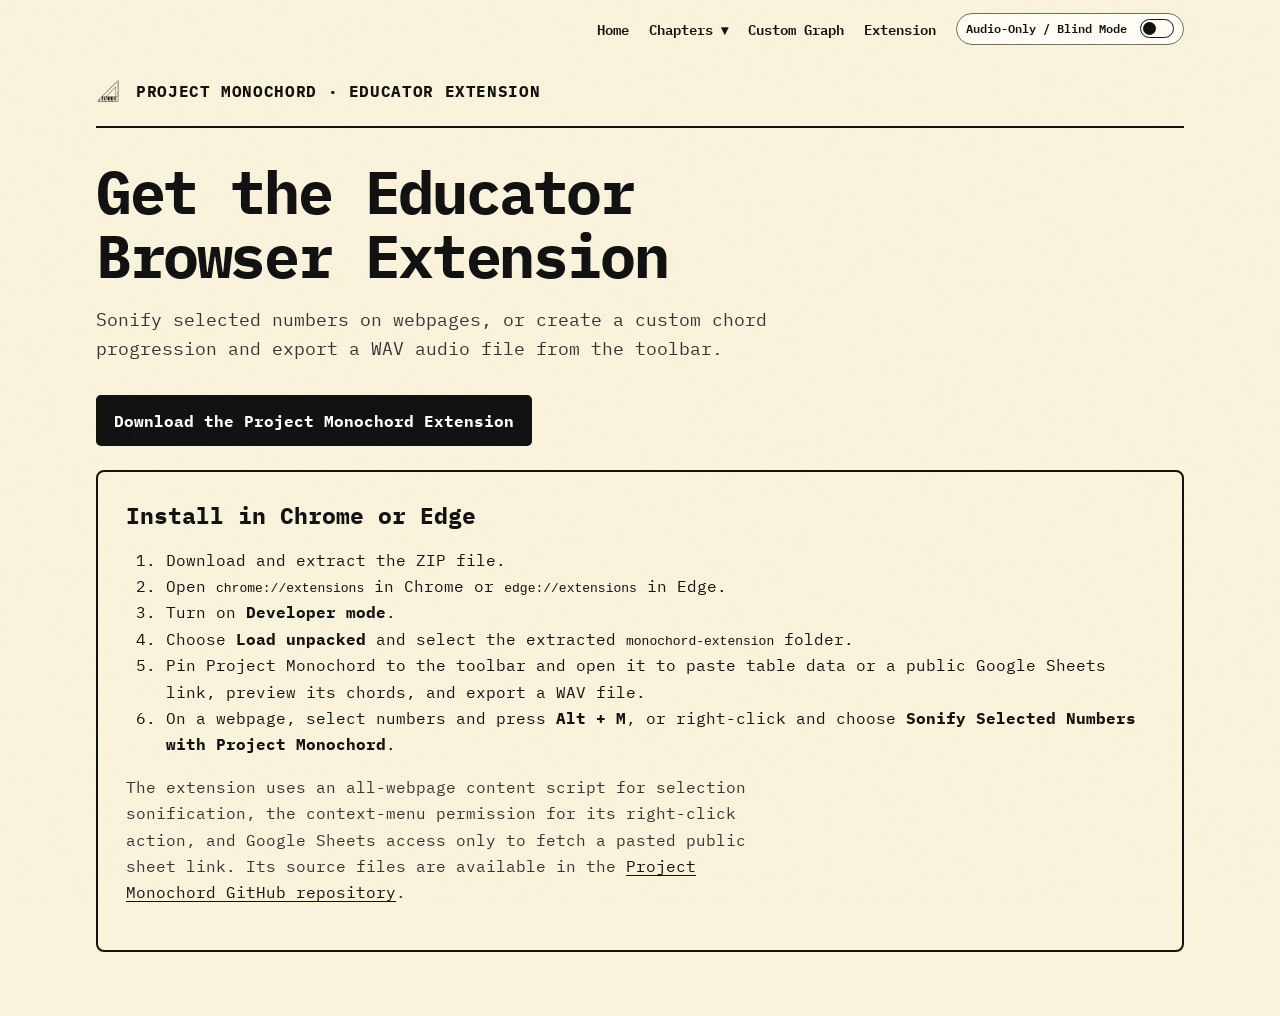
<file: extension.html>
<!doctype html>
<html lang="en">
  <head>
    <meta charset="utf-8">
    <meta name="viewport" content="width=device-width, initial-scale=1">
    <meta name="theme-color" content="#FAF3DC">
    <link rel="icon" type="image/jpeg" href="./logo.jpeg">
    <title>Educator Browser Extension | Project Monochord</title>
    <meta
      name="description"
      content="Install the Project Monochord educator extension to turn graph data into downloadable WAV sonifications."
    >
    <link rel="preconnect" href="https://fonts.googleapis.com">
    <link rel="preconnect" href="https://fonts.gstatic.com" crossorigin>
    <link
      href="https://fonts.googleapis.com/css2?family=IBM+Plex+Mono:wght@400;500;600;700&display=swap"
      rel="stylesheet"
    >
    <link rel="stylesheet" href="style.css">
  </head>
  <body class="chapter-page">
    <a class="skip-link" href="#main-content">Skip to extension instructions</a>

    <nav id="site-navigation" class="site-nav" aria-label="Main navigation">
      <ul class="site-nav-links">
        <li><a href="index.html">Home</a></li>
        <li>
          <details>
            <summary>Chapters ▾</summary>
            <ul>
              <li><a href="chapter1.html">Chapter 1: Inflation</a></li>
              <li><a href="chapter2.html">Chapter 2: Supply &amp; Demand</a></li>
              <li><a href="chapter3.html">Chapter 3: Currency</a></li>
            </ul>
          </details>
        </li>
        <li><a href="studio.html">Custom Graph</a></li>
        <li><a href="extension.html" aria-current="page">Extension</a></li>
      </ul>
      <div class="site-nav-switch">
        <button
          id="audio-mode-toggle"
          class="audio-mode-toggle"
          type="button"
          role="switch"
          aria-checked="false"
          aria-label="Audio-Only / Blind Mode"
        >
          <span>Audio-Only / Blind Mode</span>
          <span class="switch-track" aria-hidden="true"><span class="switch-thumb"></span></span>
        </button>
        <p id="audio-mode-status" class="audio-mode-status" role="status" aria-live="polite"></p>
      </div>
    </nav>

    <header class="site-header">
      <img class="header-logo" src="./logo.jpeg" alt="" width="28" height="28">
      <p class="wordmark">PROJECT MONOCHORD · EDUCATOR EXTENSION</p>
    </header>

    <main id="main-content" tabindex="-1">
      <section aria-labelledby="page-title">
        <h1 id="page-title">Get the Educator Browser Extension</h1>
        <p class="intro">
          Sonify selected numbers on webpages, or create a custom chord
          progression and export a WAV audio file from the toolbar.
        </p>
        <p>
          <a class="navigation-button" href="monochord-extension/monochord-extension.zip" download>
            Download the Project Monochord Extension
          </a>
        </p>
      </section>

      <section class="panel" aria-labelledby="install-title">
        <h2 id="install-title">Install in Chrome or Edge</h2>
        <ol>
          <li>Download and extract the ZIP file.</li>
          <li>
            Open <code>chrome://extensions</code> in Chrome or
            <code>edge://extensions</code> in Edge.
          </li>
          <li>Turn on <strong>Developer mode</strong>.</li>
          <li>Choose <strong>Load unpacked</strong> and select the extracted <code>monochord-extension</code> folder.</li>
          <li>Pin Project Monochord to the toolbar and open it to paste table data or a public Google Sheets link, preview its chords, and export a WAV file.</li>
          <li>On a webpage, select numbers and press <strong>Alt + M</strong>, or right-click and choose <strong>Sonify Selected Numbers with Project Monochord</strong>.</li>
        </ol>
        <p>
          The extension uses an all-webpage content script for selection sonification,
          the context-menu permission for its right-click action, and Google Sheets
          access only to fetch a pasted public sheet link. Its source files are
          available in the
          <a href="https://github.com/nativelynavya/project-monochord.github.io/tree/main/monochord-extension">Project Monochord GitHub repository</a>.
        </p>
      </section>
    </main>

    <script src="audio-navigation.js"></script>
  </body>
</html>
</file>
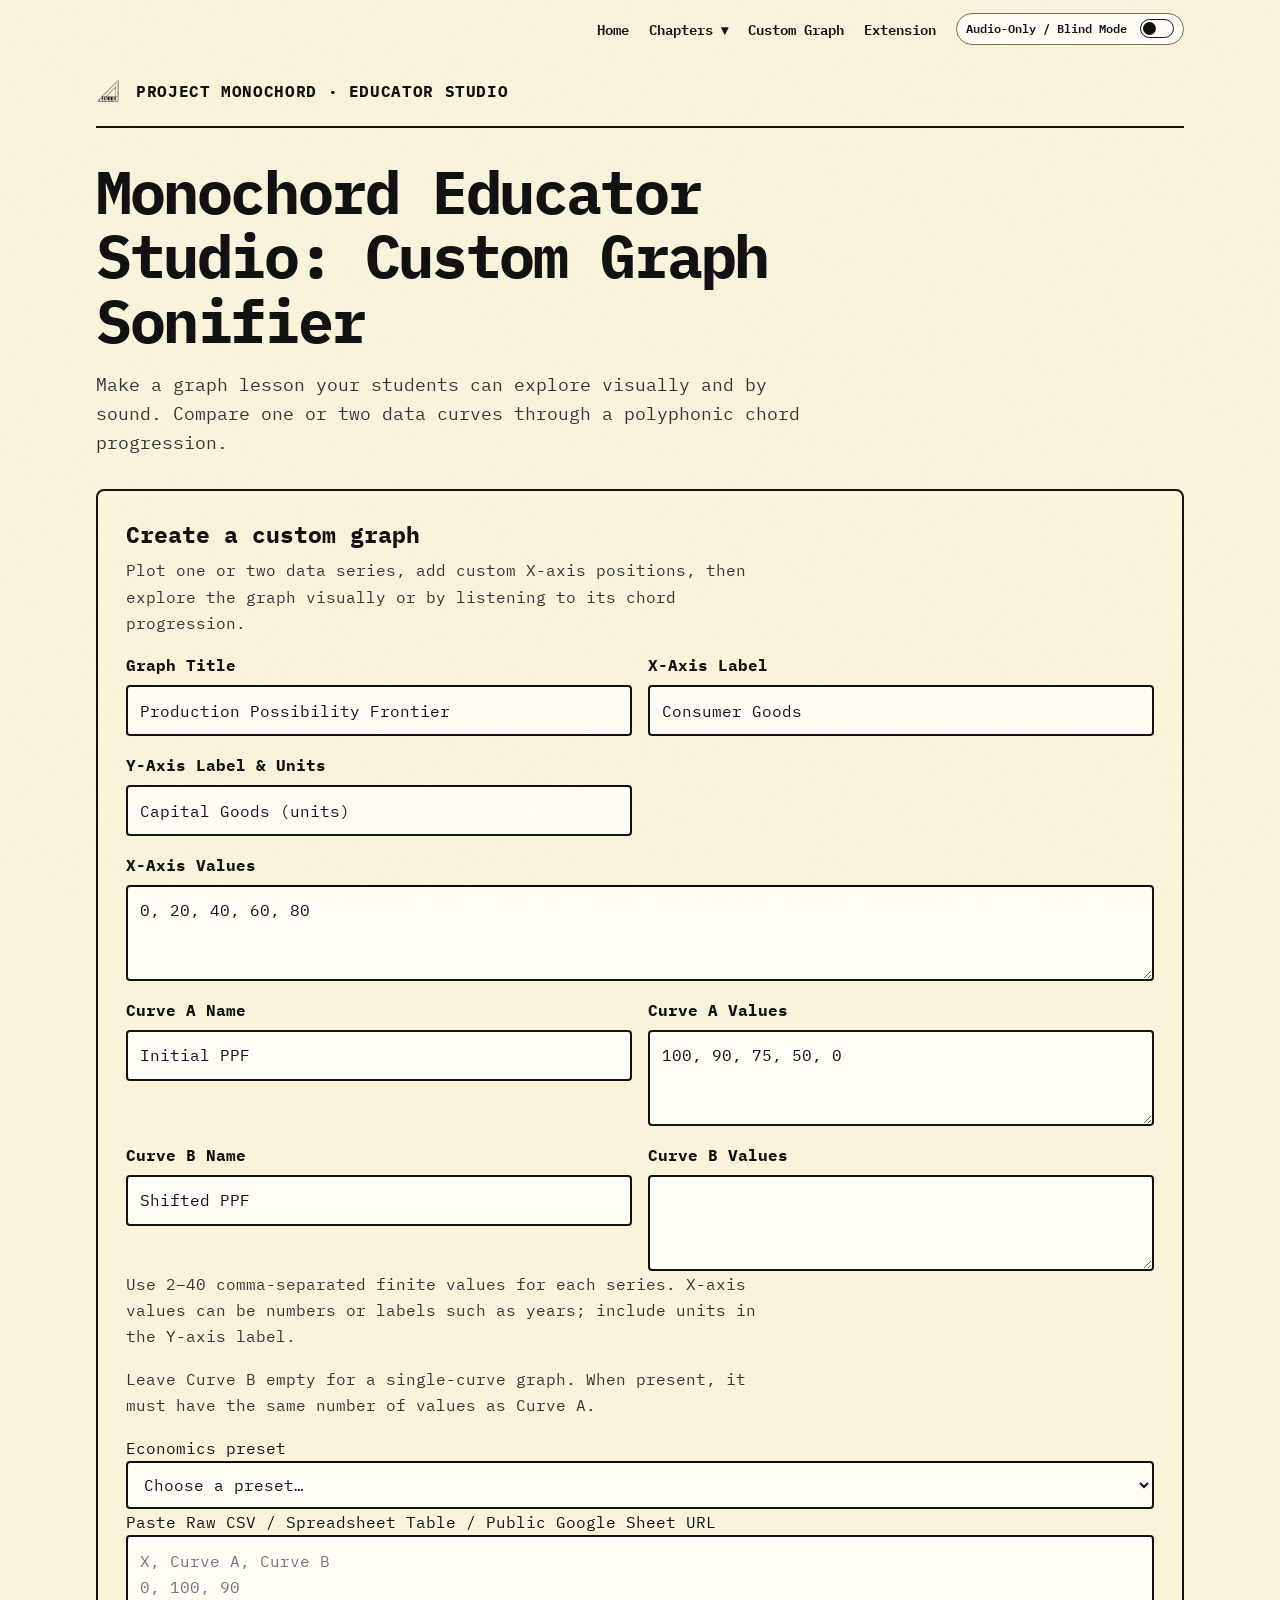
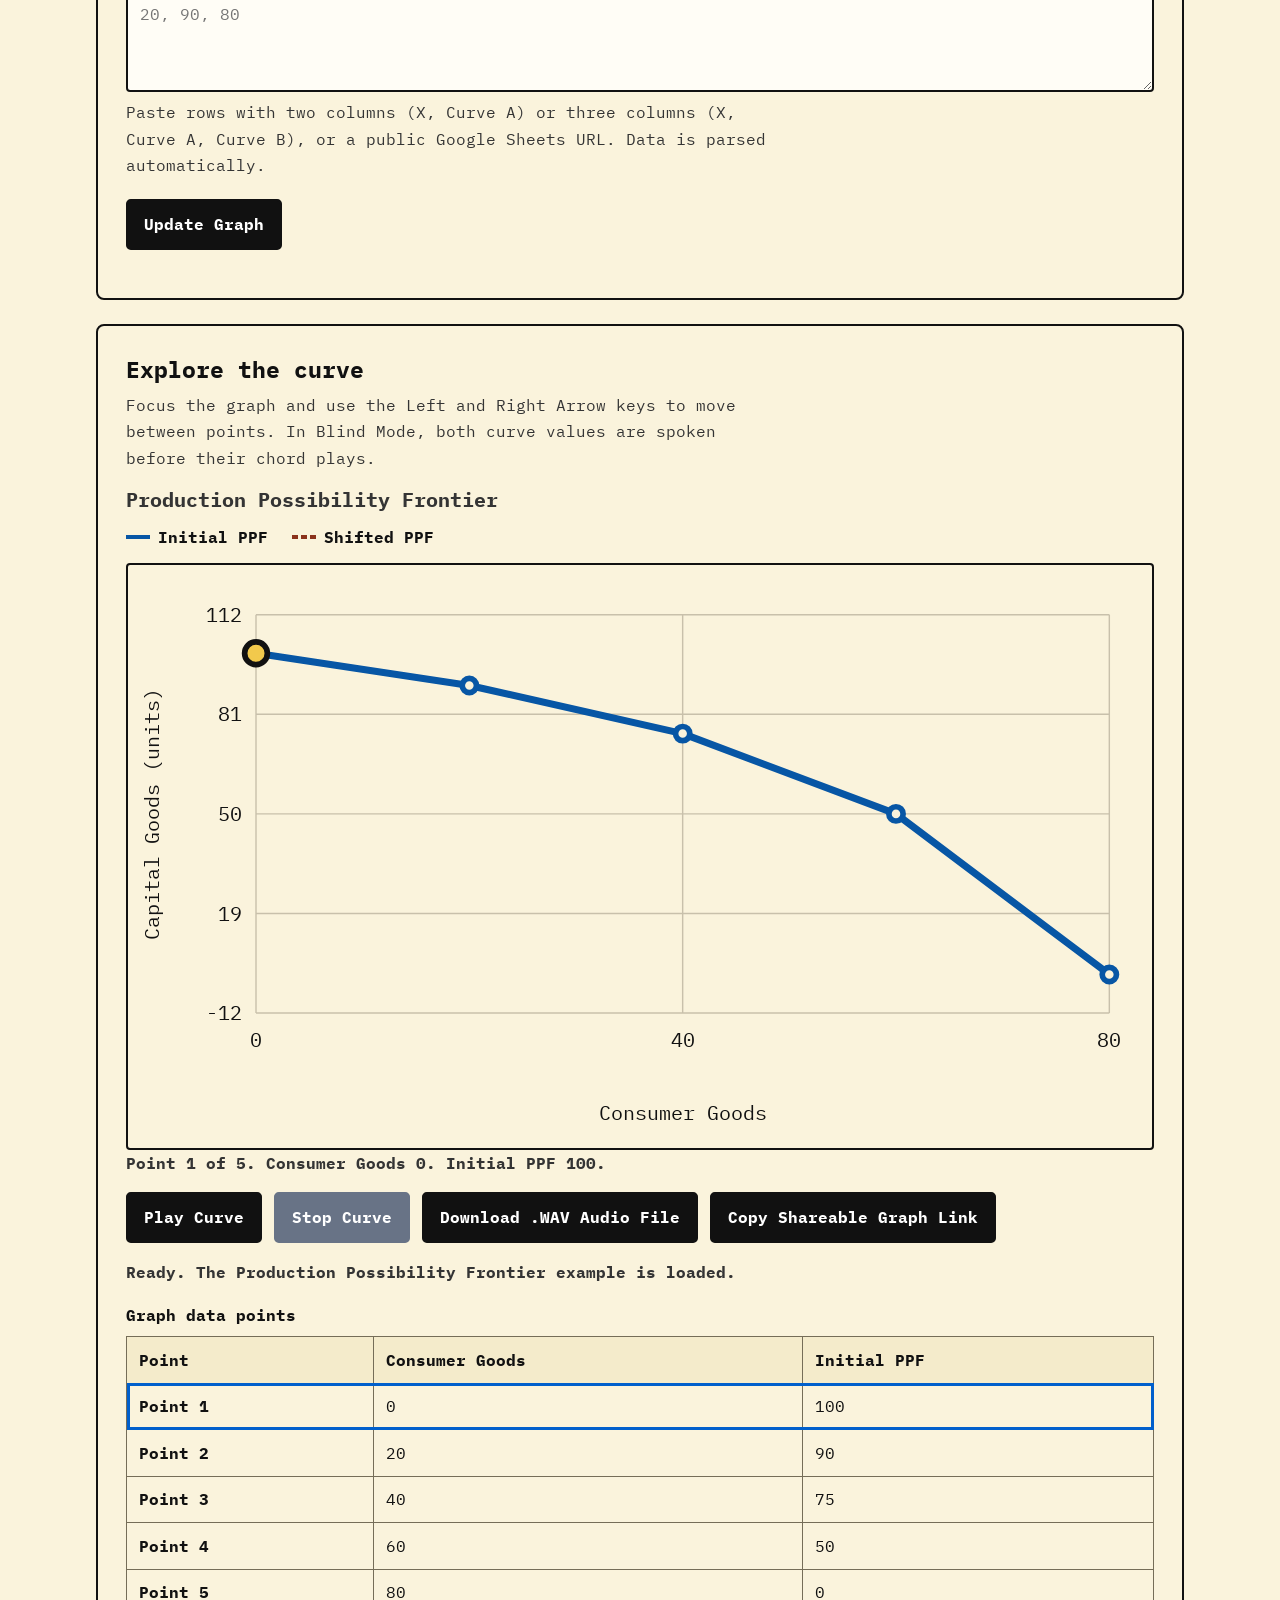
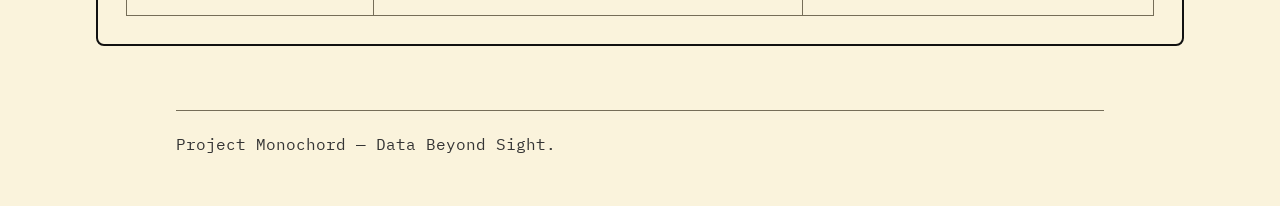
<file: studio.html>
<!doctype html>
<html lang="en">
  <head>
    <meta charset="utf-8">
    <meta name="viewport" content="width=device-width, initial-scale=1">
    <meta name="theme-color" content="#FAF3DC">
    <link rel="icon" type="image/jpeg" href="./logo.jpeg">
    <title>Monochord Educator Studio: Custom Graph Sonifier</title>
    <meta
      name="description"
      content="Create, explore, sonify, download, and share accessible custom graph lessons."
    >
    <link rel="preconnect" href="https://fonts.googleapis.com">
    <link rel="preconnect" href="https://fonts.gstatic.com" crossorigin>
    <link
      href="https://fonts.googleapis.com/css2?family=IBM+Plex+Mono:wght@400;500;600;700&display=swap"
      rel="stylesheet"
    >
    <link rel="stylesheet" href="style.css">
  </head>
  <body class="studio-page chapter-page">
    <a class="skip-link" href="#main-content">Skip to the graph studio</a>

    <nav id="site-navigation" class="site-nav" aria-label="Main navigation">
      <ul class="site-nav-links">
        <li><a href="index.html">Home</a></li>
        <li>
          <details>
            <summary>Chapters ▾</summary>
            <ul>
              <li><a href="chapter1.html">Chapter 1: Inflation</a></li>
              <li><a href="chapter2.html">Chapter 2: Supply &amp; Demand</a></li>
              <li><a href="chapter3.html">Chapter 3: Currency</a></li>
            </ul>
          </details>
        </li>
        <li><a href="studio.html" aria-current="page">Custom Graph</a></li>
        <li><a href="extension.html">Extension</a></li>
      </ul>
      <div class="site-nav-switch">
        <button
          id="audio-mode-toggle"
          class="audio-mode-toggle"
          type="button"
          role="switch"
          aria-checked="false"
          aria-label="Audio-Only / Blind Mode"
        >
          <span>Audio-Only / Blind Mode</span>
          <span class="switch-track" aria-hidden="true"><span class="switch-thumb"></span></span>
        </button>
        <p id="audio-mode-status" class="audio-mode-status" role="status" aria-live="polite"></p>
      </div>
    </nav>

    <header class="site-header">
      <img class="header-logo" src="./logo.jpeg" alt="" width="28" height="28">
      <p class="wordmark">PROJECT MONOCHORD · EDUCATOR STUDIO</p>
    </header>

    <main id="main-content" tabindex="-1">
      <section aria-labelledby="page-title">
        <h1 id="page-title">Monochord Educator Studio: Custom Graph Sonifier</h1>
        <p class="intro">
          Make a graph lesson your students can explore visually and by sound.
          Compare one or two data curves through a polyphonic chord progression.
        </p>
      </section>

      <section class="panel" aria-labelledby="edit-graph-title">
        <h2 id="edit-graph-title">Create a custom graph</h2>
        <p class="help-text">
          Plot one or two data series, add custom X-axis positions, then explore
          the graph visually or by listening to its chord progression.
        </p>
        <form id="graph-form" novalidate>
          <div class="studio-fields">
            <label for="graph-title">
              Graph Title
              <input id="graph-title" name="title" type="text" maxlength="100" required value="Production Possibility Frontier">
            </label>
            <label for="x-label">
              X-Axis Label
              <input id="x-label" name="xLabel" type="text" maxlength="80" required value="Consumer Goods">
            </label>
            <label for="y-label">
              Y-Axis Label &amp; Units
              <input id="y-label" name="yLabel" type="text" maxlength="80" required value="Capital Goods">
            </label>
            <label class="wide-field" for="x-values">
              X-Axis Values
              <textarea id="x-values" name="xValues" maxlength="1000" required aria-describedby="values-help">0, 20, 40, 60, 80</textarea>
            </label>
            <label for="curve-a-label">
              Curve A Name
              <input id="curve-a-label" name="curveALabel" type="text" maxlength="60" required value="Initial PPF">
            </label>
            <label for="curve-a-values">
              Curve A Values
              <textarea id="curve-a-values" name="curveAValues" maxlength="1000" required>100, 90, 75, 50, 0</textarea>
            </label>
            <label for="curve-b-label">
              Curve B Name
              <input id="curve-b-label" name="curveBLabel" type="text" maxlength="60" value="Shifted PPF">
            </label>
            <label for="curve-b-values">
              Curve B Values
              <textarea id="curve-b-values" name="curveBValues" maxlength="1000" aria-describedby="curve-b-help"></textarea>
            </label>
          </div>
          <p id="values-help" class="help-text">
            Use 2–40 comma-separated finite values for each series. X-axis values
            can be numbers or labels such as years; include units in the Y-axis label.
          </p>
          <p id="curve-b-help" class="help-text">Leave Curve B empty for a single-curve graph. When present, it must have the same number of values as Curve A.</p>
          <label for="economics-preset">Economics preset</label>
          <select id="economics-preset" name="preset">
            <option value="">Choose a preset…</option>
            <option value="ppf">Production Possibility Frontier (PPF)</option>
            <option value="cost-revenue">Marginal Cost vs. Marginal Revenue</option>
            <option value="tax-incidence">Tax Incidence</option>
          </select>

          <label class="wide-field" for="table-import">
            Paste Raw CSV / Spreadsheet Table / Public Google Sheet URL
            <textarea id="table-import" rows="5" spellcheck="false" aria-describedby="import-help" placeholder="X, Curve A, Curve B&#10;0, 100, 90&#10;20, 90, 80"></textarea>
          </label>
          <p id="import-help" class="help-text">Paste rows with two columns (X, Curve A) or three columns (X, Curve A, Curve B), or a public Google Sheets URL. Data is parsed automatically.</p>
          <div class="controls">
            <button type="submit">Update Graph</button>
          </div>
        </form>
      </section>

      <section class="panel" aria-labelledby="graph-section-title">
        <h2 id="graph-section-title">Explore the curve</h2>
        <p id="chart-instructions" class="chart-instructions">
          Focus the graph and use the Left and Right Arrow keys to move between
          points. In Blind Mode, both curve values are spoken before their chord plays.
        </p>
        <p id="rendered-title" class="current-value">Production Possibility Frontier</p>
        <ul class="studio-legend" aria-label="Graph curves">
          <li><span class="studio-legend-swatch studio-curve-a-swatch" aria-hidden="true"></span><span id="curve-a-legend">Initial PPF</span></li>
          <li id="curve-b-legend-item"><span class="studio-legend-swatch studio-curve-b-swatch" aria-hidden="true"></span><span id="curve-b-legend">Shifted PPF</span></li>
        </ul>
        <div
          id="interactive-chart"
          class="studio-chart"
          role="group"
          tabindex="0"
          aria-label="Interactive custom graph"
          aria-describedby="chart-instructions"
        >
          <svg
            id="graph-svg"
            viewBox="0 0 720 410"
            role="img"
            aria-labelledby="svg-title svg-description"
          >
            <title id="svg-title">Production Possibility Frontier</title>
            <desc id="svg-description">A line chart with five data points.</desc>
            <g id="graph-grid" aria-hidden="true"></g>
            <polyline id="graph-curve-a" class="studio-curve studio-curve-a" points=""></polyline>
            <polyline id="graph-curve-b" class="studio-curve studio-curve-b" points=""></polyline>
            <g id="graph-points" aria-hidden="true"></g>
            <g id="graph-labels" aria-hidden="true"></g>
          </svg>
        </div>

        <p id="point-readout" class="status" role="status" aria-live="polite" aria-atomic="true">
          Point 1 of 5.
        </p>
        <div class="studio-actions" role="group" aria-label="Graph audio and sharing">
          <button id="play-curve" type="button">Play Curve</button>
          <button id="stop-curve" type="button" disabled>Stop Curve</button>
          <button id="download-wav" type="button">Download .WAV Audio File</button>
          <button id="copy-link" type="button">Copy Shareable Graph Link</button>
        </div>
        <p id="studio-status" class="status" role="status" aria-live="polite" aria-atomic="true">
          Ready. The Production Possibility Frontier example is loaded.
        </p>

        <div class="studio-table-wrap">
          <table class="data-table">
            <caption>Graph data points</caption>
            <thead>
              <tr>
                <th scope="col">Point</th>
                <th id="x-table-heading" scope="col">Consumer Goods</th>
                <th id="curve-a-table-heading" scope="col">Initial PPF</th>
                <th id="curve-b-table-heading" scope="col">Shifted PPF</th>
              </tr>
            </thead>
            <tbody id="graph-data-rows"></tbody>
          </table>
        </div>
      </section>
    </main>

    <footer class="site-footer">
      <p>Project Monochord — Data Beyond Sight.</p>
    </footer>

    <script src="studio.js"></script>
    <script src="audio-navigation.js"></script>
  </body>
</html>
</file>
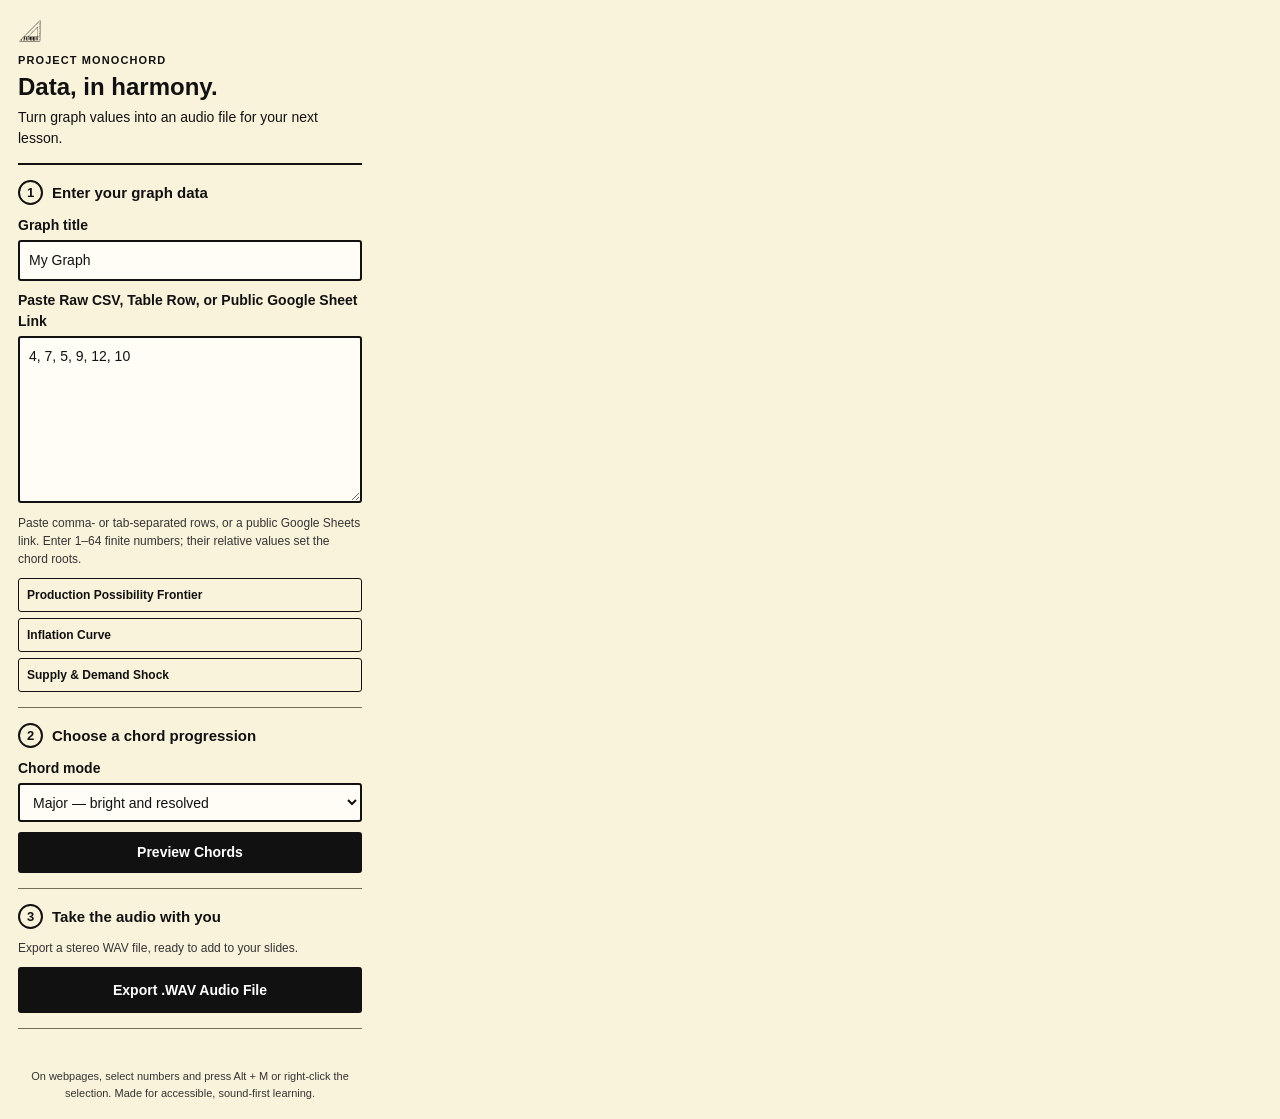
<file: monochord-extension/popup.html>
<!doctype html>
<html lang="en">
  <head>
    <meta charset="utf-8">
    <meta name="viewport" content="width=device-width, initial-scale=1">
    <title>Project Monochord</title>
    <link rel="icon" type="image/jpeg" href="./logo.jpeg">
    <link rel="stylesheet" href="popup.css">
    <script src="popup.js" defer></script>
  </head>
  <body>
    <main>
      <header class="popup-header">
        <img class="popup-logo" src="./logo.jpeg" alt="" width="28" height="28">
        <p class="eyebrow">PROJECT MONOCHORD</p>
        <h1>Data, in harmony.</h1>
        <p>Turn graph values into an audio file for your next lesson.</p>
      </header>

      <form id="sonification-form">
        <section class="step" aria-labelledby="data-heading">
          <h2 id="data-heading"><span class="step-number">1</span> Enter your graph data</h2>
          <label for="graph-title">Graph title</label>
          <input id="graph-title" name="graphTitle" type="text" maxlength="80" value="My Graph" required>

          <label for="data-values">Paste Raw CSV, Table Row, or Public Google Sheet Link</label>
          <textarea
            id="data-values"
            name="dataValues"
            rows="7"
            spellcheck="false"
            aria-describedby="data-help"
            required
            placeholder="Paste a CSV row, spreadsheet cells, or a public Google Sheets link."
          >4, 7, 5, 9, 12, 10</textarea>
          <p id="data-help" class="help-text">Paste comma- or tab-separated rows, or a public Google Sheets link. Enter 1–64 finite numbers; their relative values set the chord roots.</p>

          <div class="preset-list" aria-label="Example graph presets">
            <button type="button" class="preset-button" data-title="Production Possibility Frontier" data-values="0, 4, 7, 9, 10, 10, 9, 7, 4, 0">Production Possibility Frontier</button>
            <button type="button" class="preset-button" data-title="Inflation Curve" data-values="2, 2.5, 3, 4, 6, 8, 11, 12">Inflation Curve</button>
            <button type="button" class="preset-button" data-title="Supply &amp; Demand Shock" data-values="9, 8, 7, 5, 3, 4, 6, 8">Supply &amp; Demand Shock</button>
          </div>
        </section>

        <section class="step" aria-labelledby="chords-heading">
          <h2 id="chords-heading"><span class="step-number">2</span> Choose a chord progression</h2>
          <label for="chord-mode">Chord mode</label>
          <select id="chord-mode" name="chordMode">
            <option value="major">Major — bright and resolved</option>
            <option value="minor">Minor — warm and reflective</option>
            <option value="suspended">Suspended — open and curious</option>
            <option value="seventh">Seventh — rich and layered</option>
          </select>
          <button id="preview-button" class="primary-button" type="button">Preview Chords</button>
        </section>

        <section class="step" aria-labelledby="export-heading">
          <h2 id="export-heading"><span class="step-number">3</span> Take the audio with you</h2>
          <p class="help-text">Export a stereo WAV file, ready to add to your slides.</p>
          <button id="export-button" class="primary-button export-button" type="button">Export .WAV Audio File</button>
        </section>
      </form>

      <p id="status" class="status" role="status" aria-live="polite"></p>
      <p class="footer-note">On webpages, select numbers and press Alt + M or right-click the selection. Made for accessible, sound-first learning.</p>
    </main>
  </body>
</html>
</file>
<file: style.css>
:root {
        color-scheme: light;
        font-family: "IBM Plex Mono", monospace;
        color: #111111;
        background: #FAF3DC;
        --ink: #111111;
        --paper: #FAF3DC;
        --muted: #343434;
        --line: #756d58;
        --surface: #F4EBCB;
        --focus: #005fcc;
        --chart: #0756a5;
      }

      * {
        box-sizing: border-box;
      }

      html {
        scroll-behavior: smooth;
      }

      body {
        min-width: 18rem;
        margin: 0;
        background: #FAF3DC;
        color: var(--ink);
        line-height: 1.65;
      }

      body::before {
        position: fixed;
        z-index: 5;
        pointer-events: none;
        inset: 0;
        background-image: url("data:image/svg+xml,%3Csvg viewBox='0 0 180 180' xmlns='http://www.w3.org/2000/svg'%3E%3Cfilter id='n'%3E%3CfeTurbulence type='fractalNoise' baseFrequency='.82' numOctaves='3' stitchTiles='stitch'/%3E%3C/filter%3E%3Crect width='100%25' height='100%25' filter='url(%23n)' opacity='.48'/%3E%3C/svg%3E");
        content: "";
        opacity: 0.04;
      }

      @media (prefers-contrast: more) {
        body::before {
          display: none;
        }
      }

      body.audio-only-mode::before {
        display: none;
      }

      body.audio-only-mode {
        background: #FAF3DC;
      }

      body.audio-only-mode a:focus-visible,
      body.audio-only-mode button:focus-visible,
      body.audio-only-mode input:focus-visible,
      body.audio-only-mode select:focus-visible,
      body.audio-only-mode textarea:focus-visible,
      body.audio-only-mode [tabindex="0"]:focus-visible {
        outline: 4px solid #111;
        outline-offset: 4px;
      }

      a {
        color: var(--ink);
        text-underline-offset: 0.2em;
      }

      a:focus-visible,
      button:focus-visible,
      input:focus-visible,
      select:focus-visible,
      [tabindex="0"]:focus-visible {
        outline: 3px solid var(--focus);
        outline-offset: 4px;
      }

      .site-nav {
        display: flex;
        width: min(100% - 2rem, 68rem);
        align-items: center;
        justify-content: flex-end;
        gap: 1.25rem;
        margin: 0 auto;
        padding-block: 0.75rem;
        font-size: 0.85rem;
      }

      .header-brand {
        display: flex;
        align-items: center;
        gap: 0.65rem;
        color: var(--ink);
        font-weight: 700;
        text-decoration: none;
      }

      .header-logo {
        width: 28px;
        height: 28px;
        flex: 0 0 28px;
        object-fit: contain;
        mix-blend-mode: multiply;
      }

      .site-nav-links {
        display: flex;
        flex-wrap: wrap;
        align-items: center;
        justify-content: flex-end;
        gap: 1.25rem;
        margin: 0;
        padding: 0;
        list-style: none;
      }

      .site-nav-links > li {
        position: relative;
      }

      .site-nav-links > li > a,
      .site-nav-links summary,
      .site-nav-links ul a {
        display: block;
        padding: 0.35rem 0;
        border-radius: 0.2rem;
        color: var(--ink);
        font-weight: 600;
        text-decoration: none;
      }

      .site-nav-links details > ul {
        position: absolute;
        z-index: 20;
        top: 100%;
        left: 0;
        display: none;
        min-width: 14rem;
        gap: 0.15rem;
        margin: 0;
        padding: 0.5rem 0.75rem;
        border: 1px solid var(--line);
        background: var(--paper);
        box-shadow: 0 0.4rem 1rem rgb(17 17 17 / 12%);
        list-style: none;
      }

      .site-nav-links details[open] > ul,
      .site-nav-links details:hover > ul,
      .site-nav-links details:focus-within > ul {
        display: grid;
      }

      .site-nav-links > li > a:hover,
      .site-nav-links summary:hover,
      .site-nav-links ul a:hover {
        background: #efe5c3;
        text-decoration: underline;
        text-underline-offset: 0.2em;
      }

      .site-nav-links summary {
        cursor: pointer;
      }

      .site-nav-links ul a {
        font-size: 0.82rem;
        font-weight: 500;
      }

      .site-nav-switch {
        display: flex;
        align-items: center;
      }

      .audio-mode-toggle {
        display: inline-flex;
        min-height: 2.5rem;
        align-items: center;
        justify-content: space-between;
        gap: 0.8rem;
        padding: 0.35rem 0.7rem;
        border: 1px solid var(--line);
        border-radius: 999px;
        background: #fffdf5;
        color: var(--ink);
        font: inherit;
        font-size: 0.85rem;
        font-weight: 600;
        text-align: left;
        cursor: pointer;
      }

      .site-nav-switch .audio-mode-toggle {
        min-height: 2rem;
        padding: 0.25rem 0.55rem;
        font-size: 0.75rem;
      }

      .audio-mode-toggle:hover {
        background: #efe5c3;
      }

      button.audio-mode-toggle:hover:not(:disabled) {
        background: #efe5c3;
        color: var(--ink);
      }

      .audio-mode-toggle[aria-checked="true"] {
        border-color: var(--ink);
        background: var(--ink);
        color: #fff;
      }

      button.audio-mode-toggle[aria-checked="true"]:hover:not(:disabled) {
        background: #343434;
        color: #fff;
      }

      .switch-track {
        display: inline-flex;
        width: 2.15rem;
        height: 1.2rem;
        flex: 0 0 2.15rem;
        align-items: center;
        padding: 0.12rem;
        border: 1px solid currentColor;
        border-radius: 999px;
      }

      .switch-thumb {
        width: 0.82rem;
        height: 0.82rem;
        border-radius: 50%;
        background: currentColor;
        transition: transform 160ms ease;
      }

      .audio-mode-toggle[aria-checked="true"] .switch-thumb {
        transform: translateX(0.9rem);
      }

      .audio-mode-status {
        margin: 0;
        color: #343434;
        font-size: 0.75rem;
      }

      .hero {
        background: transparent;
      }

      .hero-logo {
        mix-blend-mode: multiply !important;
        background-color: transparent !important;
        border: none !important;
        box-shadow: none !important;
        width: 92px;
        height: auto;
        display: block;
        margin: 0 auto 1rem auto;
      }

      .blind-toggle-wrapper {
        display: flex;
        align-items: center;
        justify-content: center;
        gap: 0.75rem;
        margin: 1.25rem auto 0;
        font-weight: 600;
      }

      .pill-switch {
        appearance: none !important;
        -webkit-appearance: none !important;
        width: 52px !important;
        height: 28px !important;
        min-height: 28px !important;
        border-radius: 999px !important;
        border: 2px solid #111111 !important;
        background: transparent !important;
        padding: 2px !important;
        position: relative !important;
        display: inline-flex !important;
        align-items: center !important;
        cursor: pointer !important;
      }

      .pill-knob {
        width: 20px;
        height: 20px;
        border-radius: 50%;
        background: #111111;
        transition: transform 0.25s ease;
      }

      .pill-switch[aria-checked="true"] {
        background: #111111 !important;
      }

      .pill-switch[aria-checked="true"] .pill-knob {
        background: #FAF3DC;
        transform: translateX(24px);
      }

      .skip-link {
        position: absolute;
        z-index: 1;
        top: 0.75rem;
        left: 0.75rem;
        padding: 0.65rem 0.9rem;
        transform: translateY(-200%);
        border-radius: 0.25rem;
        background: var(--ink);
        color: #fff;
      }

      .skip-link:focus {
        transform: translateY(0);
      }

      .site-header,
      main,
      .site-footer {
        width: min(100% - 2rem, 58rem);
        margin-inline: auto;
      }

      .site-header {
        display: flex;
        align-items: center;
        gap: 0.75rem;
        padding-block: 1.25rem;
        border-bottom: 2px solid var(--ink);
      }

      .site-header .wordmark {
        margin: 0;
      }

      .wordmark {
        margin: 0;
        font-size: 1rem;
        font-weight: 750;
        letter-spacing: 0.04em;
      }

      main {
        padding-block: clamp(2rem, 6vw, 4rem);
      }

      h1,
      h2,
      h3,
      p {
        margin-top: 0;
      }

      h1 {
        max-width: 18ch;
        margin-bottom: 1rem;
        font-size: clamp(2.25rem, 8vw, 3.75rem);
        line-height: 1.08;
        letter-spacing: -0.04em;
      }

      h2 {
        margin-bottom: 0.5rem;
        font-size: 1.45rem;
        line-height: 1.3;
      }

      h3 {
        margin-bottom: 0.75rem;
        font-size: 1.1rem;
      }

      .intro {
        max-width: 48rem;
        margin-bottom: 2rem;
        color: var(--muted);
        font-size: 1.1rem;
      }

      .panel {
        margin-top: 1.5rem;
        padding: clamp(1rem, 4vw, 1.75rem);
        border: 2px solid var(--ink);
        border-radius: 0.5rem;
      }

      .panel > p,
      .help-text {
        color: var(--muted);
      }

      .controls {
        display: flex;
        flex-wrap: wrap;
        align-items: center;
        gap: 0.75rem;
        margin-block: 1.25rem;
      }

      button {
        min-height: 3rem;
        padding: 0.65rem 1rem;
        border: 2px solid var(--ink);
        border-radius: 0.3rem;
        background: var(--ink);
        color: #fff;
        font: inherit;
        font-weight: 700;
        cursor: pointer;
      }

      button:hover:not(:disabled) {
        background: #303e57;
      }

      button:disabled {
        border-color: #687386;
        background: #687386;
        color: #fff;
        cursor: not-allowed;
      }

      .status {
        min-height: 1.6em;
        margin-bottom: 0;
        color: var(--muted);
        font-weight: 650;
      }

      .chart-instructions {
        margin-bottom: 0.75rem;
      }

      .chart-frame {
        overflow-x: auto;
        border: 1px solid var(--line);
        border-radius: 0.25rem;
        background: #fffdf5;
      }

      .chart {
        display: block;
        width: 100%;
        min-width: 32rem;
        height: auto;
      }

      .chart-grid {
        stroke: #c8d0db;
        stroke-width: 1;
      }

      .chart-axis-label,
      .chart-month-label {
        fill: var(--ink);
        font-family: inherit;
        font-size: 14px;
      }

      .chart-line {
        fill: none;
        stroke: var(--chart);
        stroke-linecap: round;
        stroke-linejoin: round;
        stroke-width: 4;
      }

      .chart-point {
        fill: #fff;
        stroke: var(--chart);
        stroke-width: 4;
      }

      .chart-point.is-selected {
        fill: #f2b705;
        stroke: var(--ink);
        stroke-width: 4;
      }

      .data-table {
        width: 100%;
        margin-top: 1rem;
        border-collapse: collapse;
        text-align: left;
      }

      .data-table caption {
        margin-bottom: 0.5rem;
        font-weight: 700;
        text-align: left;
      }

      .data-table th,
      .data-table td {
        padding: 0.6rem 0.75rem;
        border: 1px solid var(--line);
      }

      .data-table thead th {
        background: var(--surface);
      }

      .data-table tbody tr[aria-current="true"] {
        outline: 3px solid var(--focus);
        outline-offset: -3px;
      }

      .trend-label {
        display: inline-block;
        padding: 0.1rem 0.45rem;
        border: 1px solid var(--line);
        border-radius: 0.25rem;
        font-weight: 650;
      }

      .edit-section {
        margin-top: 2rem;
      }

      .preset-row {
        display: flex;
        flex-wrap: wrap;
        align-items: end;
        gap: 0.75rem;
        margin-block: 1rem 1.5rem;
      }

      .preset-row label,
      .month-control label {
        font-weight: 700;
      }

      select,
      input[type="number"] {
        min-height: 2.75rem;
        padding: 0.45rem 0.6rem;
        border: 2px solid #536176;
        border-radius: 0.25rem;
        background: #fff;
        color: var(--ink);
        font: inherit;
      }

      .preset-row select {
        display: block;
        min-width: 14rem;
        margin-top: 0.3rem;
      }

      fieldset {
        min-width: 0;
        margin: 1rem 0 0;
        padding: 1rem;
        border: 1px solid var(--line);
        border-radius: 0.35rem;
      }

      legend {
        padding-inline: 0.35rem;
        font-weight: 750;
      }

      .month-control {
        display: grid;
        grid-template-columns: minmax(7rem, 1fr) minmax(6.5rem, 8rem) minmax(8rem, 2fr);
        align-items: center;
        gap: 0.75rem;
        padding-block: 0.55rem;
      }

      .month-control + .month-control {
        border-top: 1px solid #d5dbe4;
      }

      .month-control input[type="number"] {
        width: 100%;
      }

      .month-control input[type="range"] {
        width: 100%;
        accent-color: var(--chart);
      }

      .site-footer {
        padding-block: 1.25rem 2rem;
        border-top: 1px solid var(--line);
        color: var(--muted);
      }

      @media (max-width: 38rem) {
        .month-control {
          grid-template-columns: 1fr minmax(6.5rem, 8rem);
        }

        .month-control input[type="range"] {
          grid-column: 1 / -1;
        }

        .data-table th,
        .data-table td {
          padding: 0.5rem 0.4rem;
        }
      }

      @media (prefers-reduced-motion: reduce) {
        *,
        *::before,
        *::after {
          scroll-behavior: auto !important;
          animation-duration: 0.01ms !important;
          animation-iteration-count: 1 !important;
          transition-duration: 0.01ms !important;
        }
      }

      @font-face {
        font-family: "Dotrice";
        src: url("./hdad-dotrice-1.001/Dotrice-Bold.otf") format("opentype");
        font-style: normal;
        font-weight: 700;
        font-display: swap;
      }

      .landing-page {
        min-height: 100vh;
        color: #111111;
        background: #FAF3DC;
      }

      .landing-page a {
        color: #111111;
      }

      .landing-page a:focus-visible,
      .chapter-page a:focus-visible {
        outline: 4px solid #111111;
        outline-offset: 5px;
      }

      .landing-hero,
      .landing-main,
      .landing-footer,
      .chapter-page main,
      .chapter-page header {
        width: min(100% - 2rem, 68rem);
        margin-inline: auto;
      }

      .landing-hero {
        position: relative;
        display: grid;
        min-height: 100vh;
        min-height: 100svh;
        place-items: center;
        padding: clamp(2rem, 6vh, 4rem) 1rem 5rem;
        border-bottom: 2px solid #111111;
        text-align: center;
      }

      .landing-hero-copy {
        width: min(100%, 68rem);
        background: transparent;
        border: none;
        box-shadow: none;
      }

      .landing-title {
        max-width: none;
        margin-bottom: 0.75rem;
        color: #111111;
        font-family: "Dotrice", monospace !important;
        font-size: clamp(2.5rem, 10vw, 6.5rem);
        font-weight: 700;
        letter-spacing: 0.035em;
        line-height: 1.12;
        overflow-wrap: anywhere;
      }

      .landing-byline {
        margin-bottom: 0;
        color: #111111;
        font-size: clamp(1.2rem, 3vw, 1.65rem);
      }

      .scroll-cue {
        position: absolute;
        bottom: clamp(1rem, 3vh, 2rem);
        left: 50%;
        display: inline-flex;
        min-height: 2.75rem;
        align-items: center;
        justify-content: center;
        padding: 0.4rem 0.75rem;
        transform: translateX(-50%);
        border-radius: 0.2rem;
        font-weight: 700;
        text-decoration-thickness: 1px;
        white-space: nowrap;
      }

      .scroll-cue:hover {
        background: #F4EBCB;
      }

      @keyframes hero-reveal {
        from {
          opacity: 0;
        }

        to {
          opacity: 1;
        }
      }

      @keyframes hero-breathe {
        0%,
        100% {
          transform: scale(1);
          filter: drop-shadow(0 0 0 rgb(17 17 17 / 0));
        }

        50% {
          transform: scale(1.012);
          filter: drop-shadow(0 0 0.5rem rgb(17 17 17 / 0.14));
        }
      }

      @keyframes cue-breathe {
        0%,
        100% {
          transform: translateX(-50%) scale(1);
        }

        50% {
          transform: translateX(-50%) scale(1.04);
        }
      }

      @media (prefers-reduced-motion: no-preference) {
        .landing-hero-copy {
          animation:
            hero-reveal 1.1s ease-out both,
            hero-breathe 6s ease-in-out 1.1s infinite;
        }

        .scroll-cue {
          animation:
            hero-reveal 700ms ease-out 350ms both,
            cue-breathe 3.6s ease-in-out 1.05s infinite;
        }
      }

      .landing-main {
        padding-block: 1rem 4rem;
      }

      .landing-section {
        max-width: 52rem;
        padding-block: clamp(1.75rem, 5vw, 3rem);
        border-bottom: 1px solid #625a42;
      }

      .landing-section h2,
      .chapters-section h2 {
        color: #111111;
        font-size: clamp(1.5rem, 4vw, 2rem);
      }

      .landing-section p {
        max-width: 64ch;
        margin-bottom: 0;
        color: #111111;
        font-size: 1.1rem;
      }

      .chapters-section {
        padding-top: clamp(2.5rem, 7vw, 4rem);
      }

      .chapter-cards {
        display: grid;
        grid-template-columns: repeat(auto-fit, minmax(min(100%, 17rem), 1fr));
        gap: 1rem;
        margin: 1.5rem 0 0;
        padding: 0;
        list-style: none;
      }

      .chapter-card {
        display: flex;
        min-height: 11rem;
        flex-direction: column;
        justify-content: space-between;
        padding: 1.25rem;
        border: 2px solid #111111;
        border-radius: 0.35rem;
        background: #fffdf5;
        color: #111111;
        text-decoration: none;
      }

      .chapter-card:hover {
        background: #f0e5c4;
        text-decoration: underline;
        text-decoration-thickness: 2px;
        text-underline-offset: 0.2em;
      }

      .chapter-card h3 {
        margin-bottom: 1.5rem;
        color: #111111;
        font-size: 1.35rem;
        line-height: 1.35;
      }

      .chapter-card span {
        font-weight: 700;
      }

      .educator-section {
        display: grid;
        justify-items: start;
        gap: 0.75rem;
        max-width: 52rem;
        margin-top: 2rem;
        padding: 1.5rem;
        border: 2px solid var(--ink);
        background: var(--surface);
      }

      .educator-section h2,
      .educator-section p {
        margin-bottom: 0;
      }

      .landing-footer {
        padding-block: 1.25rem 2rem;
        border-top: 1px solid #625a42;
      }

      .landing-footer p {
        margin: 0;
      }

      .home-link {
        display: inline-flex;
        align-items: center;
        gap: 0.5rem;
        margin: 1rem max(1rem, calc((100% - 68rem) / 2));
        padding: 0.5rem 0;
        font-weight: 700;
      }

      .home-link img {
        flex: 0 0 28px;
      }

      .lesson-navigation {
        display: flex;
        flex-wrap: wrap;
        justify-content: space-between;
        gap: 0.75rem;
        width: min(100% - 2rem, 58rem);
        margin: 0 auto 2rem;
      }

      .navigation-button {
        display: inline-flex;
        min-height: 3rem;
        align-items: center;
        justify-content: center;
        padding: 0.65rem 1rem;
        border: 2px solid var(--ink);
        border-radius: 0.3rem;
        background: var(--ink);
        color: #fff;
        font-weight: 700;
        text-align: center;
        text-decoration: none;
      }

      .navigation-button:hover {
        background: #303e57;
        text-decoration: underline;
        text-underline-offset: 0.2em;
      }

      .ears-challenge {
        width: min(100% - 2rem, 58rem);
        margin: 2rem auto;
        padding: clamp(1rem, 4vw, 1.75rem);
        border: 2px solid var(--ink);
        background: var(--surface);
      }

      .ears-challenge > p {
        max-width: 65ch;
      }

      .challenge-prompt {
        margin-top: 1.5rem;
      }

      .challenge-answers {
        display: grid;
        gap: 0.75rem;
        margin-block: 1rem;
      }

      .challenge-answers button {
        min-height: 3.5rem;
        text-align: left;
      }

      .challenge-feedback {
        min-height: 3rem;
        margin-block: 1rem;
        padding: 1rem;
        border-left: 0.3rem solid var(--ink);
        background: #fffdf5;
        font-weight: 700;
      }

      .challenge-score {
        margin-block: 1rem 0;
        font-weight: 700;
      }

      .ears-challenge [hidden] {
        display: none !important;
      }

      @media (max-width: 760px) {
        .site-nav {
          flex-wrap: wrap;
          gap: 0.65rem;
          padding-block: 0.5rem;
        }

        .site-nav-links {
          flex: 1 1 100%;
          column-gap: 0.85rem;
          row-gap: 0.25rem;
        }

        .site-nav-switch {
          margin-left: auto;
        }

        .site-nav-links details > ul {
          right: 0;
          left: auto;
        }
      }

      @media (prefers-reduced-motion: reduce) {
        .switch-thumb,
        .pill-knob {
          transition: none;
        }
      }

      .chapter-page {
        min-height: 100vh;
      }

      .chapter-page main {
        padding-block: 2rem 4rem;
      }

      .chapter-page h1 {
        max-width: 22ch;
      }

      .chapter-page p {
        max-width: 65ch;
      }

      @media (max-width: 38rem) {
        .home-link {
          margin-inline: 1rem;
        }
      }

      .studio-page main,
      .studio-page header {
        width: min(100% - 2rem, 68rem);
      }

      .studio-fields {
        display: grid;
        grid-template-columns: repeat(2, minmax(0, 1fr));
        gap: 1rem;
      }

      .studio-fields label {
        display: grid;
        align-content: start;
        gap: 0.4rem;
        font-weight: 700;
      }

      .studio-fields .wide-field {
        grid-column: 1 / -1;
      }

      .studio-fields input,
      .studio-fields textarea {
        width: 100%;
        min-height: 3rem;
        padding: 0.65rem 0.75rem;
        border: 2px solid var(--ink);
        border-radius: 0.25rem;
        background: #fffdf6;
        color: var(--ink);
        font: inherit;
        font-weight: 400;
      }

      .studio-page select,
      .studio-page #table-import {
        width: 100%;
        min-height: 3rem;
        padding: 0.65rem 0.75rem;
        border: 2px solid var(--ink);
        border-radius: 0.25rem;
        background: #fffdf6;
        color: var(--ink);
        font: inherit;
      }

      .studio-page #table-import {
        min-height: 7rem;
        resize: vertical;
      }

      .studio-fields textarea {
        min-height: 6rem;
        resize: vertical;
      }

      .studio-chart {
        overflow-x: auto;
        border: 2px solid var(--ink);
        border-radius: 0.25rem;
        background: var(--paper);
      }

      .studio-chart svg {
        display: block;
        width: 100%;
        min-width: 36rem;
        height: auto;
      }

      .studio-grid-line {
        stroke: #c8c0ab;
        stroke-width: 1;
      }

      .studio-axis-label,
      .studio-tick-label {
        fill: var(--ink);
        font-family: inherit;
        font-size: 14px;
      }

      .studio-curve {
        fill: none;
        stroke-linecap: round;
        stroke-linejoin: round;
        stroke-width: 5;
      }

      .studio-curve-a,
      .studio-point-a {
        stroke: #0756a5;
      }

      .studio-curve-b,
      .studio-point-b {
        stroke: #8b321b;
      }

      .studio-curve-b {
        stroke-dasharray: 9 6;
      }

      .studio-point {
        fill: var(--paper);
        stroke-width: 4;
      }

      .studio-point.is-selected {
        fill: #f2c94c;
        stroke: var(--ink);
        stroke-width: 4;
      }

      .studio-legend {
        display: flex;
        flex-wrap: wrap;
        gap: 0.75rem 1.5rem;
        margin: 0 0 0.75rem;
        padding: 0;
        list-style: none;
        font-weight: 700;
      }

      .studio-legend li {
        display: inline-flex;
        align-items: center;
        gap: 0.5rem;
      }

      .studio-legend-swatch {
        width: 1.5rem;
        height: 0.25rem;
        background: #0756a5;
      }

      .studio-curve-b-swatch {
        background: repeating-linear-gradient(90deg, #8b321b 0 6px, transparent 6px 9px);
      }

      .studio-table-wrap {
        overflow-x: auto;
      }

      .studio-actions {
        display: flex;
        flex-wrap: wrap;
        gap: 0.75rem;
        margin-block: 1rem;
      }

      @media (max-width: 38rem) {
        .studio-fields {
          grid-template-columns: 1fr;
        }

        .studio-fields .wide-field {
          grid-column: auto;
        }
      }

      .mode-options {
        display: grid;
        gap: 0.75rem;
        margin: 0;
        padding: 1rem;
        border: 1px solid var(--line);
        border-radius: 0.35rem;
      }

      .mode-options label {
        display: flex;
        align-items: flex-start;
        gap: 0.6rem;
        font-weight: 700;
      }

      .mode-options input {
        flex: 0 0 auto;
        width: 1.2rem;
        height: 1.2rem;
        margin: 0.2rem 0 0;
        accent-color: var(--chart);
      }

      .variable-controls {
        margin-top: 1rem;
      }

      .variable-controls > label {
        display: block;
        margin-bottom: 0.5rem;
        font-weight: 700;
      }

      .paired-control {
        display: grid;
        grid-template-columns: minmax(7rem, 10rem) minmax(10rem, 1fr);
        align-items: center;
        gap: 1rem;
      }

      .paired-control input[type="number"] {
        width: 100%;
        min-width: 0;
      }

      .paired-control input[type="range"] {
        width: 100%;
        accent-color: var(--chart);
      }

      .year-control {
        grid-template-columns: minmax(5rem, 7rem) minmax(10rem, 1fr);
      }

      .variable-controls .help-text {
        margin: 0.65rem 0 0;
      }

      .growth-layout {
        display: grid;
        grid-template-columns: minmax(0, 1.5fr) minmax(14rem, 1fr);
        align-items: center;
        gap: 1.25rem;
      }

      .growth-chart {
        min-width: 0;
      }

      .growth-chart .chart {
        min-width: 34rem;
      }

      .growth-readout {
        padding: 1rem;
        border-left: 0.3rem solid var(--ink);
        background: var(--surface);
      }

      .current-value {
        margin-bottom: 0.5rem;
        font-size: 1.25rem;
        font-weight: 750;
      }

      .growth-readout .status {
        margin-bottom: 0.75rem;
      }

      .growth-readout .help-text {
        margin-bottom: 0;
      }

      @media (max-width: 48rem) {
        .growth-layout {
          grid-template-columns: 1fr;
        }
      }

      @media (max-width: 30rem) {
        .paired-control,
        .year-control {
          grid-template-columns: minmax(6rem, 8rem) minmax(0, 1fr);
          gap: 0.6rem;
        }
      }

      .market-control {
        margin: 1rem 0 0;
        padding: 1rem;
        border: 1px solid var(--line);
        border-radius: 0.35rem;
      }

      .market-paired-control {
        display: grid;
        grid-template-columns: minmax(15rem, 1fr) minmax(6rem, 8rem) minmax(10rem, 1.5fr);
        align-items: center;
        gap: 1rem;
      }

      .market-paired-control label {
        font-weight: 700;
      }

      .market-paired-control input[type="number"] {
        width: 100%;
        min-width: 0;
      }

      .market-paired-control input[type="range"] {
        width: 100%;
        accent-color: var(--chart);
      }

      .market-chart-frame {
        overflow-x: auto;
        border: 1px solid var(--line);
        border-radius: 0.25rem;
        background: #fffdf5;
      }

      .market-chart {
        display: block;
        width: 100%;
        min-width: 34rem;
        height: auto;
      }

      .market-grid-line {
        stroke: #c8d0db;
        stroke-width: 1;
      }

      .market-axis-label,
      .market-curve-label {
        fill: var(--ink);
        font-family: inherit;
        font-size: 14px;
      }

      .market-curve-label {
        font-weight: 750;
      }

      .supply-curve,
      .demand-curve {
        fill: none;
        stroke-linecap: round;
        stroke-width: 5;
      }

      .supply-curve {
        stroke: #0756a5;
      }

      .demand-curve {
        stroke: #9a3412;
        stroke-dasharray: 12 7;
      }

      .equilibrium-dot {
        fill: #f2b705;
        stroke: #111;
        stroke-width: 4;
      }

      .market-readout {
        margin: 1rem 0 0;
        padding: 1rem;
        border-left: 0.3rem solid var(--ink);
        background: var(--surface);
        font-weight: 700;
      }

      @media (max-width: 42rem) {
        .market-paired-control {
          grid-template-columns: minmax(0, 1fr) minmax(6rem, 8rem);
          gap: 0.65rem;
        }

        .market-paired-control label {
          grid-column: 1 / -1;
        }
      }

      .basket-summary {
        display: grid;
        grid-template-columns: repeat(auto-fit, minmax(min(100%, 12rem), 1fr));
        gap: 0.75rem;
        margin-block: 1.25rem;
      }

      .basket-summary p {
        display: flex;
        min-height: 5rem;
        flex-direction: column;
        justify-content: space-between;
        margin: 0;
        padding: 0.85rem;
        border: 1px solid var(--line);
        border-radius: 0.35rem;
        background: var(--surface);
      }

      .basket-summary span {
        color: var(--muted);
        font-size: 0.95rem;
      }

      .basket-summary strong {
        font-size: 1.25rem;
      }

      .grocery-grid {
        display: grid;
        grid-template-columns: repeat(auto-fit, minmax(min(100%, 10rem), 1fr));
        gap: 0.85rem;
        margin: 1.25rem 0;
        padding: 0;
        list-style: none;
      }

      .grocery-card {
        display: flex;
        min-height: 10rem;
        flex-direction: column;
        align-items: flex-start;
        gap: 0.2rem;
        padding: 0.9rem;
        border: 2px solid var(--ink);
        border-radius: 0.35rem;
        background: #fffdf5;
        transition: background-color 180ms ease;
      }

      .grocery-card.is-unaffordable {
        border-style: dashed;
        background: var(--surface);
      }

      .grocery-icon {
        font-size: 1.8rem;
        line-height: 1.25;
      }

      .grocery-name {
        font-weight: 750;
      }

      .grocery-price {
        color: var(--muted);
      }

      .grocery-state {
        margin-top: auto;
        font-size: 0.9rem;
        font-weight: 700;
      }

      .basket-announcement {
        margin-block: 1rem;
        padding: 1rem;
        border-left: 0.3rem solid var(--ink);
        background: var(--surface);
      }

      .inflation-presets {
        margin-bottom: 0;
      }

      #year-output {
        font-weight: 750;
      }

      @media (prefers-reduced-motion: reduce) {
        html {
          scroll-behavior: auto;
        }

        .grocery-card {
          transition: none;
        }
      }
</file>
<file: monochord-extension/popup.css>
:root {
  color-scheme: light;
  font-family: Arial, Helvetica, sans-serif;
  color: #111111;
  background: #FAF3DC;
  --ink: #111111;
  --paper: #FAF3DC;
  --line: #756d58;
  --focus: #005fcc;
}

* {
  box-sizing: border-box;
}

body {
  width: 380px;
  min-width: 320px;
  margin: 0;
  background: var(--paper);
  color: var(--ink);
  font-size: 14px;
  line-height: 1.5;
}

main {
  padding: 18px;
}

.popup-header {
  padding-bottom: 14px;
  border-bottom: 2px solid var(--ink);
}

.popup-logo {
  display: block;
  width: 28px;
  height: 28px;
  margin-bottom: 6px;
  mix-blend-mode: multiply;
}

.eyebrow {
  margin: 0 0 4px;
  font-size: 11px;
  font-weight: 800;
  letter-spacing: 0.1em;
}

h1 {
  margin: 0;
  font-size: 24px;
  line-height: 1.2;
}

.popup-header > p:last-child {
  margin: 6px 0 0;
}

.step {
  padding: 15px 0;
  border-bottom: 1px solid var(--line);
}

.step h2 {
  display: flex;
  align-items: center;
  gap: 9px;
  margin: 0 0 10px;
  font-size: 15px;
}

.step-number {
  display: inline-grid;
  width: 25px;
  height: 25px;
  flex: 0 0 25px;
  place-items: center;
  border: 2px solid var(--ink);
  border-radius: 50%;
  font-size: 13px;
}

label {
  display: block;
  margin: 9px 0 4px;
  font-weight: 700;
}

input,
textarea,
select {
  width: 100%;
  min-height: 39px;
  padding: 8px 9px;
  border: 2px solid var(--ink);
  border-radius: 3px;
  background: #fffdf6;
  color: var(--ink);
  font: inherit;
}

textarea {
  min-height: 132px;
  resize: vertical;
}

button {
  min-height: 40px;
  padding: 8px 10px;
  border: 2px solid var(--ink);
  border-radius: 3px;
  background: var(--ink);
  color: #ffffff;
  font: inherit;
  font-weight: 700;
  cursor: pointer;
}

button:hover:not(:disabled) {
  background: #343434;
}

button:focus-visible,
input:focus-visible,
textarea:focus-visible,
select:focus-visible {
  outline: 3px solid var(--focus);
  outline-offset: 3px;
}

button:disabled {
  cursor: wait;
  opacity: 0.7;
}

.help-text {
  margin: 5px 0 0;
  color: #343434;
  font-size: 12px;
}

.preset-list {
  display: grid;
  gap: 6px;
  margin-top: 10px;
}

.preset-button {
  min-height: 34px;
  padding: 5px 8px;
  border-width: 1px;
  background: transparent;
  color: var(--ink);
  font-size: 12px;
  text-align: left;
}

.preset-button:hover:not(:disabled) {
  background: #efe5c3;
  color: var(--ink);
}

.primary-button {
  width: 100%;
  margin-top: 10px;
}

.export-button {
  min-height: 46px;
}

.status {
  min-height: 1.5em;
  margin: 12px 0 0;
  font-weight: 700;
}

.status[data-error="true"] {
  color: #8b1e16;
}

.footer-note {
  margin: 6px 0 0;
  color: #343434;
  font-size: 11px;
  text-align: center;
}
</file>
